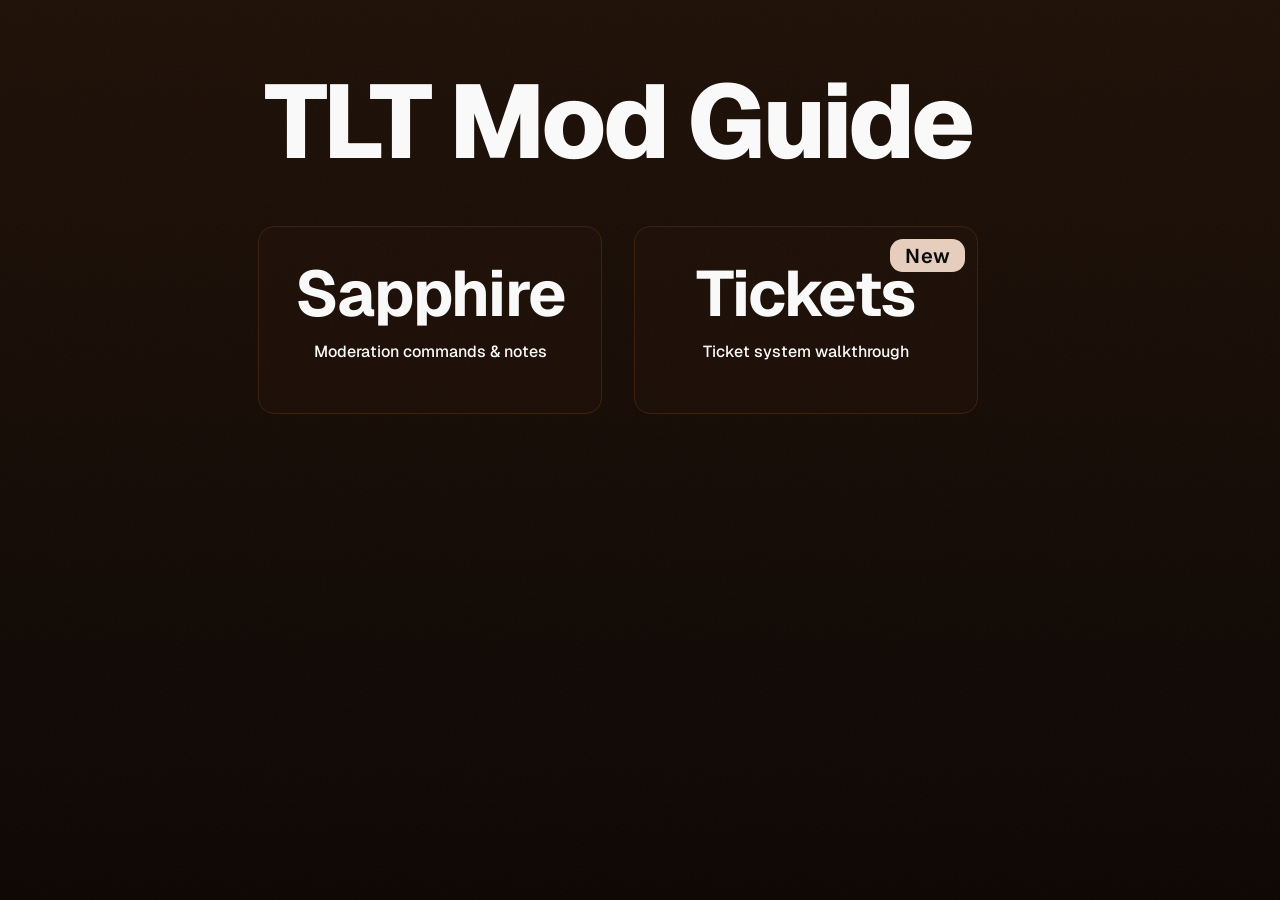
<file: index.html>
<!DOCTYPE html>
<html lang="en">
<head>
  <meta charset="UTF-8">
  <meta name="viewport" content="width=device-width, initial-scale=1.0">
  <meta http-equiv="X-UA-Compatible" content="IE=edge">
  <meta name="description" content="Discord moderation reference for The Living Tombstone server">
  <meta name="author" content="Fox David">
  <meta name="title" content="TLT Mod Guide">
  <meta name="theme-color" content="#0A0A0A">
  <meta property="og:title" content="TLT Mod Guide">
  <meta property="og:description" content="Discord moderation reference for The Living Tombstone server">
  <meta property="og:image" content="https://tltmodguide.pages.dev/img/home_ss.webp">
  <meta property="og:url" content="https://tltmodguide.pages.dev/">
  <meta property="og:type" content="website">
  <meta name="twitter:card" content="summary_large_image">
  <meta name="twitter:title" content="TLT Mod Guide">
  <meta name="twitter:description" content="Discord moderation reference for The Living Tombstone server">
  <meta name="twitter:image" content="https://tltmodguide.pages.dev/img/home_ss.webp">
  <link rel="icon" href="/img/tltmodguide.ico" type="image/x-icon">
  <title>TLT Mod Guide</title>

  <link rel="preconnect" href="https://fonts.googleapis.com">
  <link rel="preconnect" href="https://fonts.gstatic.com" crossorigin>

  <link href="https://fonts.googleapis.com/css2?family=Geist:wght@400;500;600;700;800&family=JetBrains+Mono:wght@700&display=swap" rel="stylesheet">

  <link rel="stylesheet" href="styles.css">

  <script>
    !function(t,e){var o,n,p,r;e.__SV||(window.posthog && window.posthog.__loaded)||(window.posthog=e,e._i=[],e.init=function(i,s,a){function g(t,e){var o=e.split(".");2==o.length&&(t=t[o[0]],e=o[1]),t[e]=function(){t.push([e].concat(Array.prototype.slice.call(arguments,0)))}}(p=t.createElement("script")).type="text/javascript",p.crossOrigin="anonymous",p.async=!0,p.src=s.api_host.replace(".i.posthog.com","-assets.i.posthog.com")+"/static/array.js",(r=t.getElementsByTagName("script")[0]).parentNode.insertBefore(p,r);var u=e;for(void 0!==a?u=e[a]=[]:a="posthog",u.people=u.people||[],u.toString=function(t){var e="posthog";return"posthog"!==a&&(e+="."+a),t||(e+=" (stub)"),e},u.people.toString=function(){return u.toString(1)+".people (stub)"},o="xi Si init Ni ji pr qi Ui $i capture calculateEventProperties Zi register register_once register_for_session unregister unregister_for_session Yi getFeatureFlag getFeatureFlagPayload getFeatureFlagResult isFeatureEnabled reloadFeatureFlags updateFlags updateEarlyAccessFeatureEnrollment getEarlyAccessFeatures on onFeatureFlags onSurveysLoaded onSessionId getSurveys getActiveMatchingSurveys renderSurvey displaySurvey cancelPendingSurvey canRenderSurvey canRenderSurveyAsync Ki identify setPersonProperties unsetPersonProperties group resetGroups setPersonPropertiesForFlags resetPersonPropertiesForFlags setGroupPropertiesForFlags resetGroupPropertiesForFlags reset setIdentity clearIdentity get_distinct_id getGroups get_session_id get_session_replay_url alias set_config startSessionRecording stopSessionRecording sessionRecordingStarted captureException addExceptionStep captureLog startExceptionAutocapture stopExceptionAutocapture loadToolbar get_property getSessionProperty Qi Wi createPersonProfile setInternalOrTestUser Ji Fi tn opt_in_capturing opt_out_capturing has_opted_in_capturing has_opted_out_capturing get_explicit_consent_status is_capturing clear_opt_in_out_capturing zi debug mr it getPageViewId captureTraceFeedback captureTraceMetric Ri".split(" "),n=0;n<o.length;n++)g(u,o[n]);e._i.push([i,s,a])},e.__SV=1)}(document,window.posthog||[]);
    posthog.init('phc_ax2JmmeTHsXPX5JzjlMrDEX9Uyc9433KzdNhfu6uyaM', {
      api_host: 'https://mph.foxdavoid.com', // your managed reverse proxy domain
      ui_host: 'https://us.posthog.com', // necessary because you're using a proxy, this way links will point back to PostHog properly
      defaults: '2026-05-30',
      person_profiles: 'always', // or 'always' to create profiles for anonymous users as well
    })
  </script>

  <script type="text/javascript">
    (function(c,l,a,r,i,t,y){
        c[a]=c[a]||function(){(c[a].q=c[a].q||[]).push(arguments)};
        t=l.createElement(r);t.async=1;t.src="https://www.clarity.ms/tag/"+i;
        y=l.getElementsByTagName(r)[0];y.parentNode.insertBefore(t,y);
    })(window, document, "clarity", "script", "vy1pnw41ge");
  </script>
</head>
<body>
  <a href="#main-content" class="skip-link">Skip to content</a>
  <div class="container" style="text-align: center;" id="main-content">
    <h1>TLT Mod Guide</h1>
    <div class="guide-cards">
      <a href="sapphire.html" class="guide-card">
        <h2>Sapphire</h2>
        <p>Moderation commands & notes</p>
      </a>
      <a href="tickets.html" class="guide-card">
        <span class="guide-card-badge">New</span>
        <h2>Tickets</h2>
        <p>Ticket system walkthrough</p>
      </a>
    </div>
  </div>
</body>
</html>
</file>
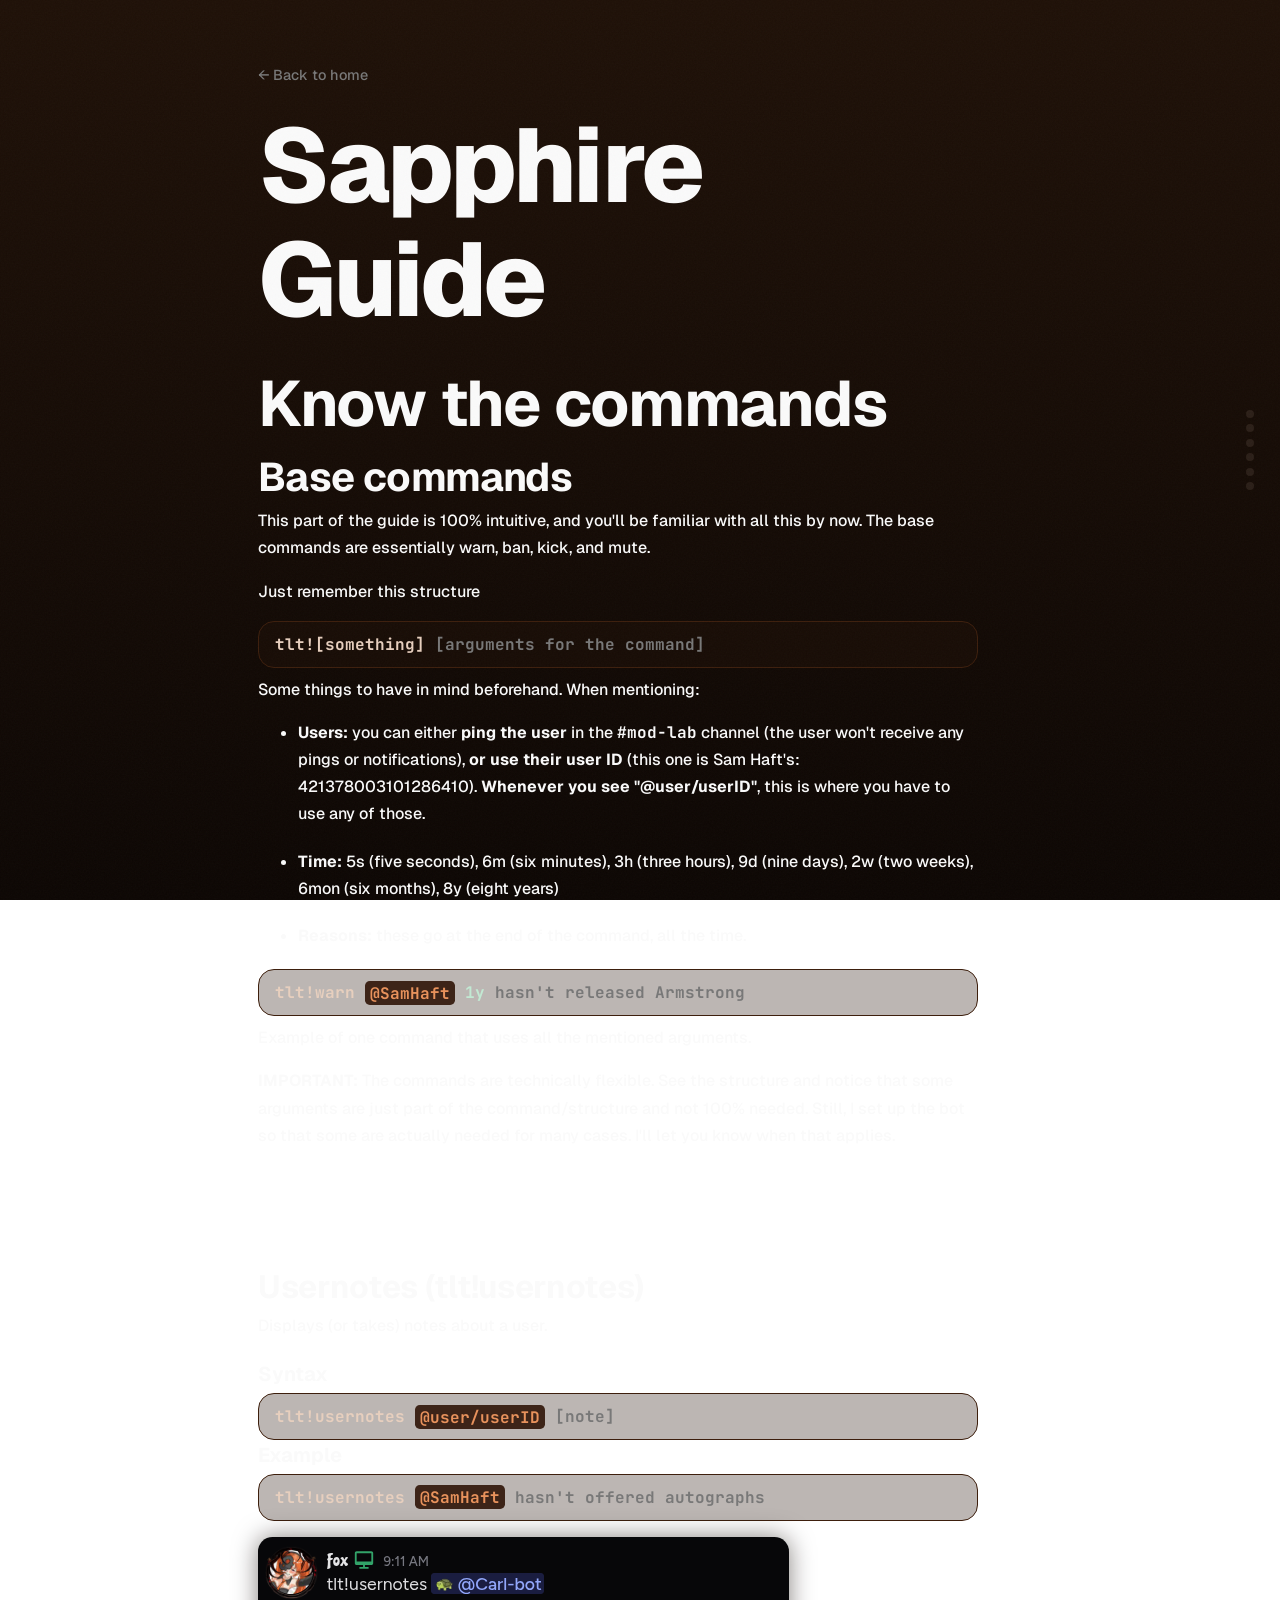
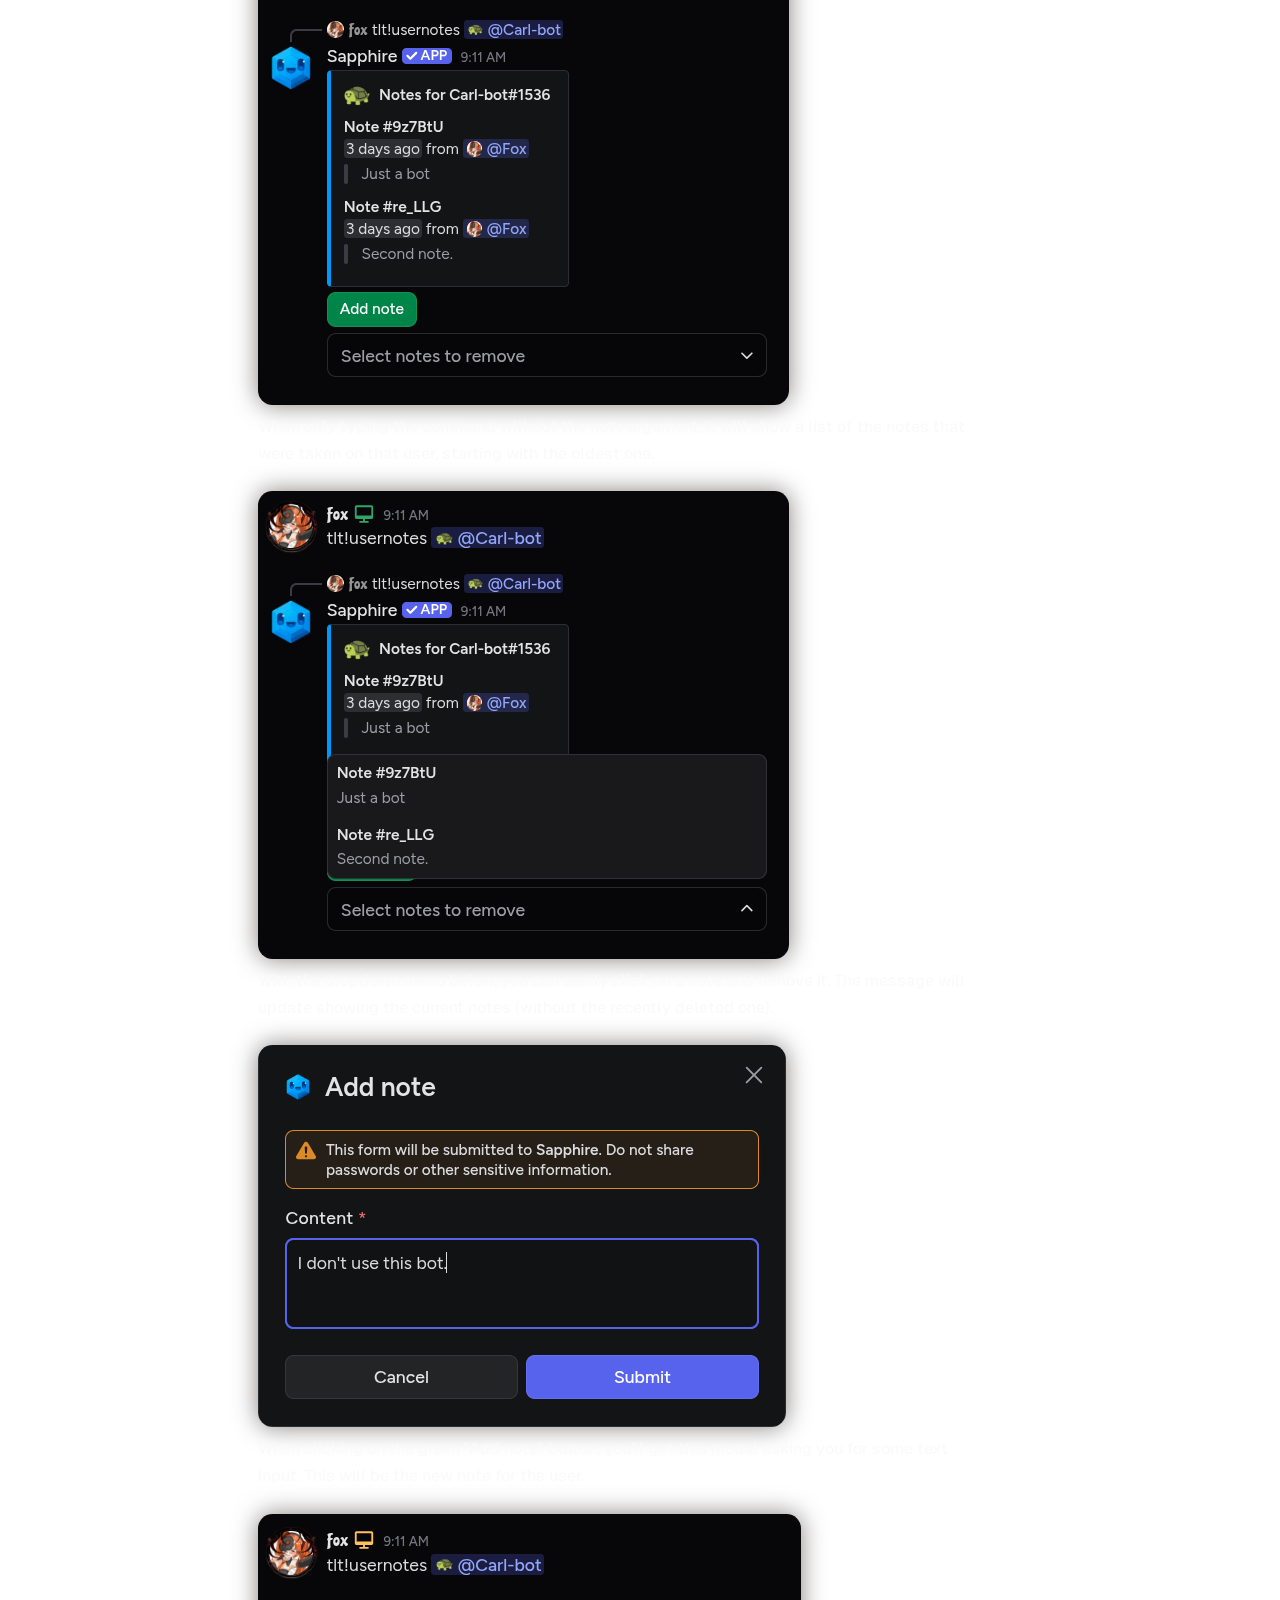
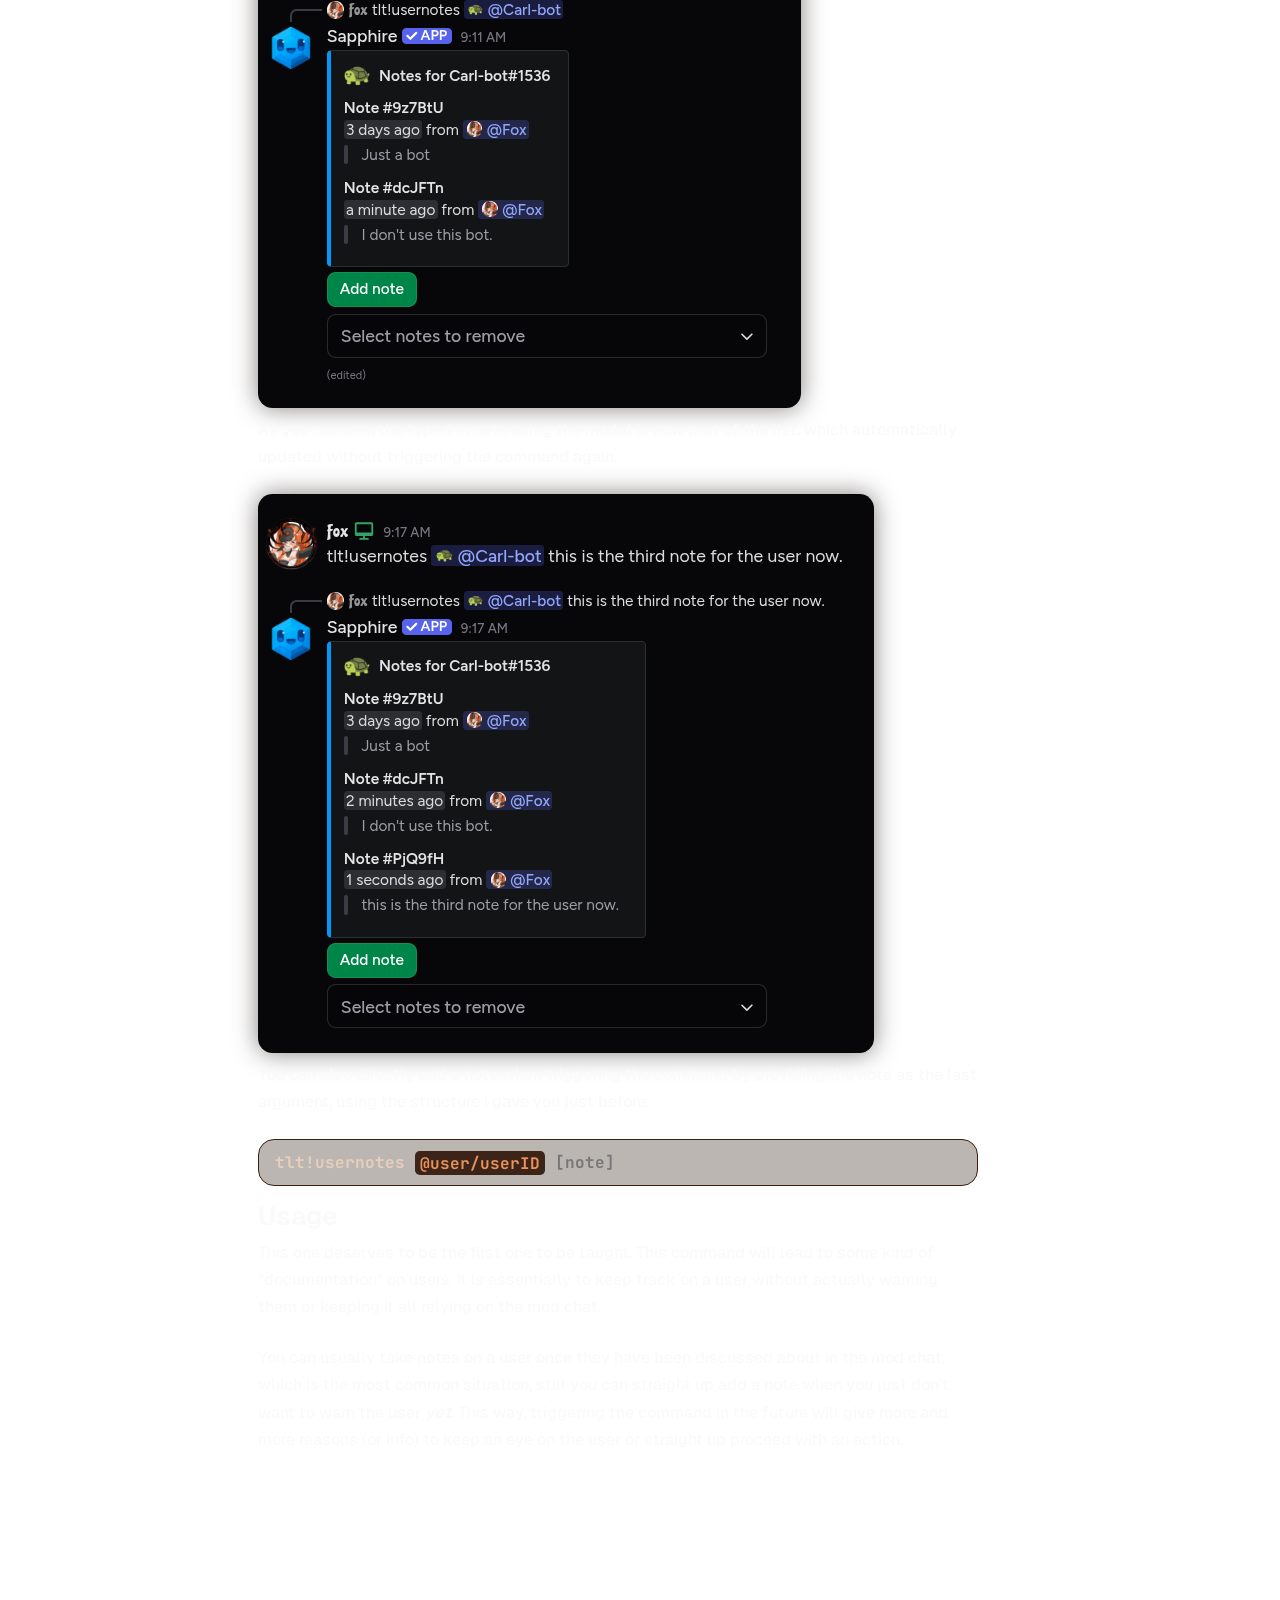
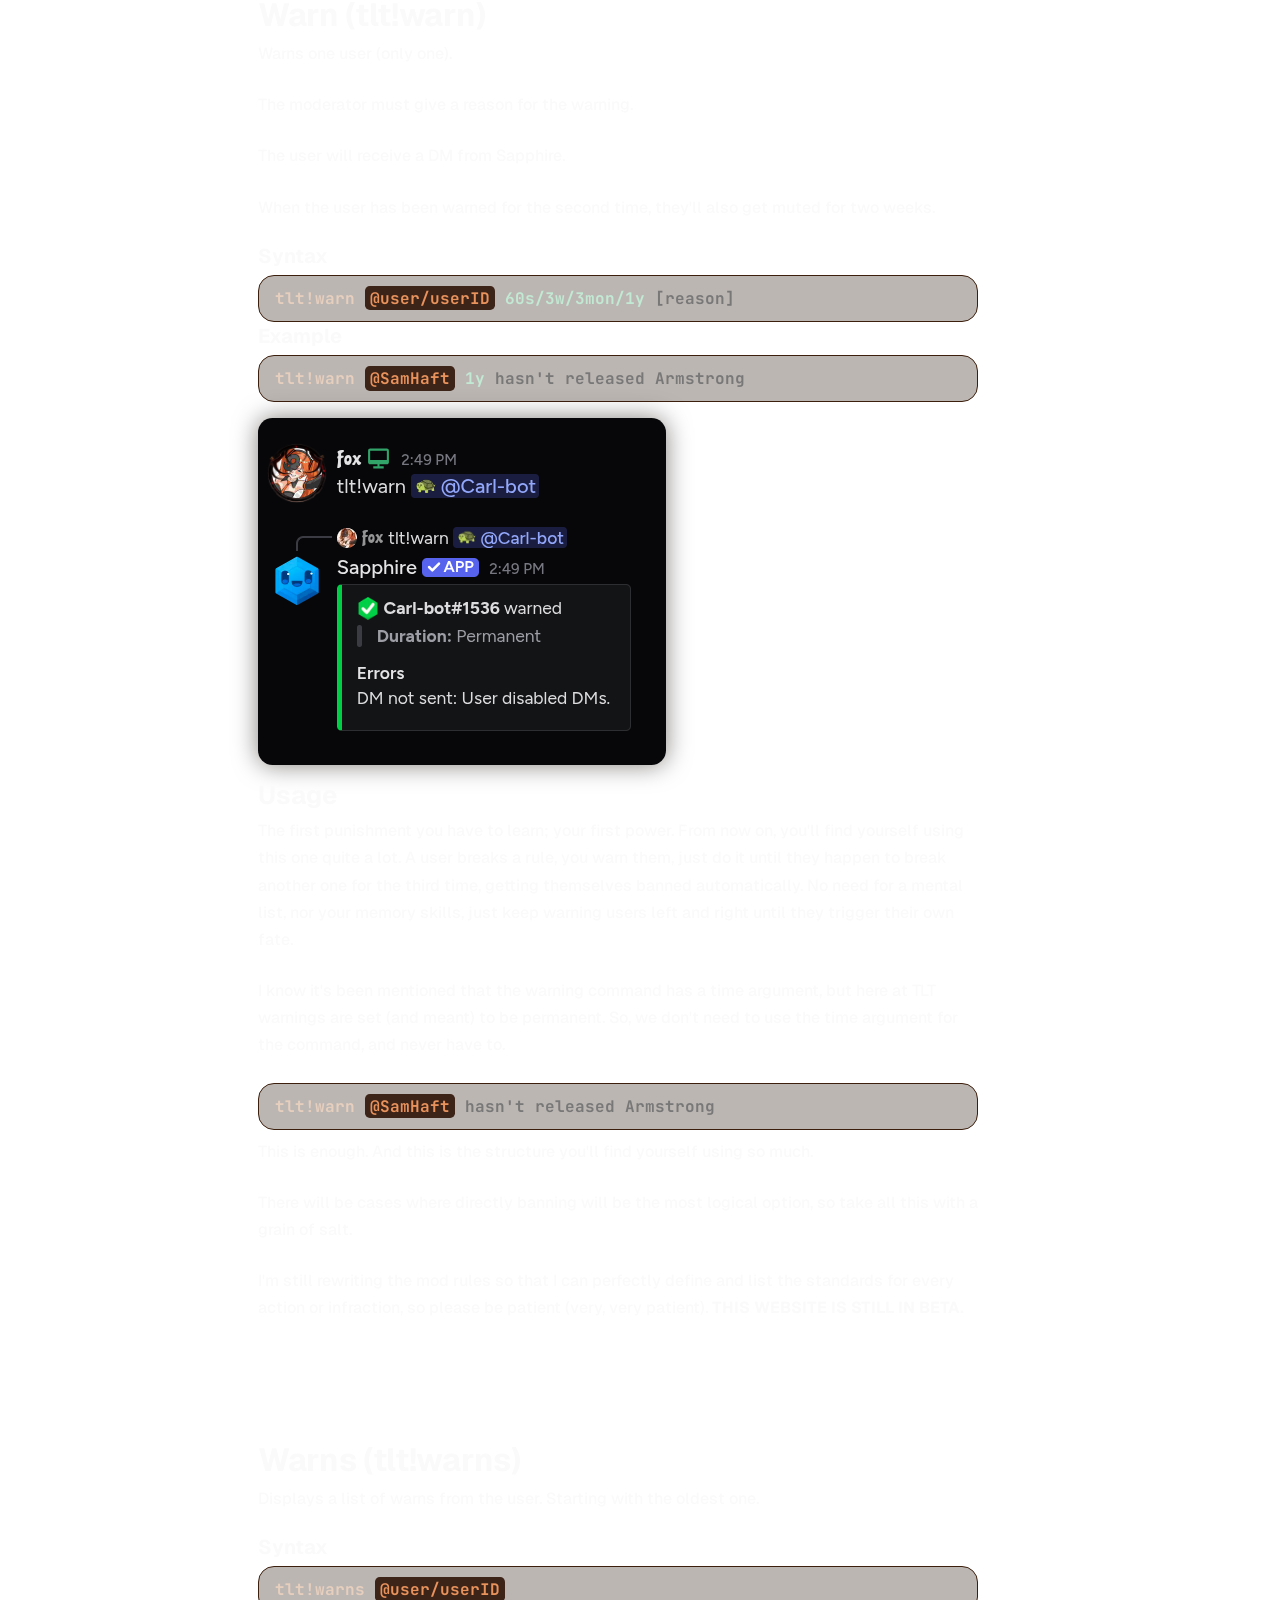
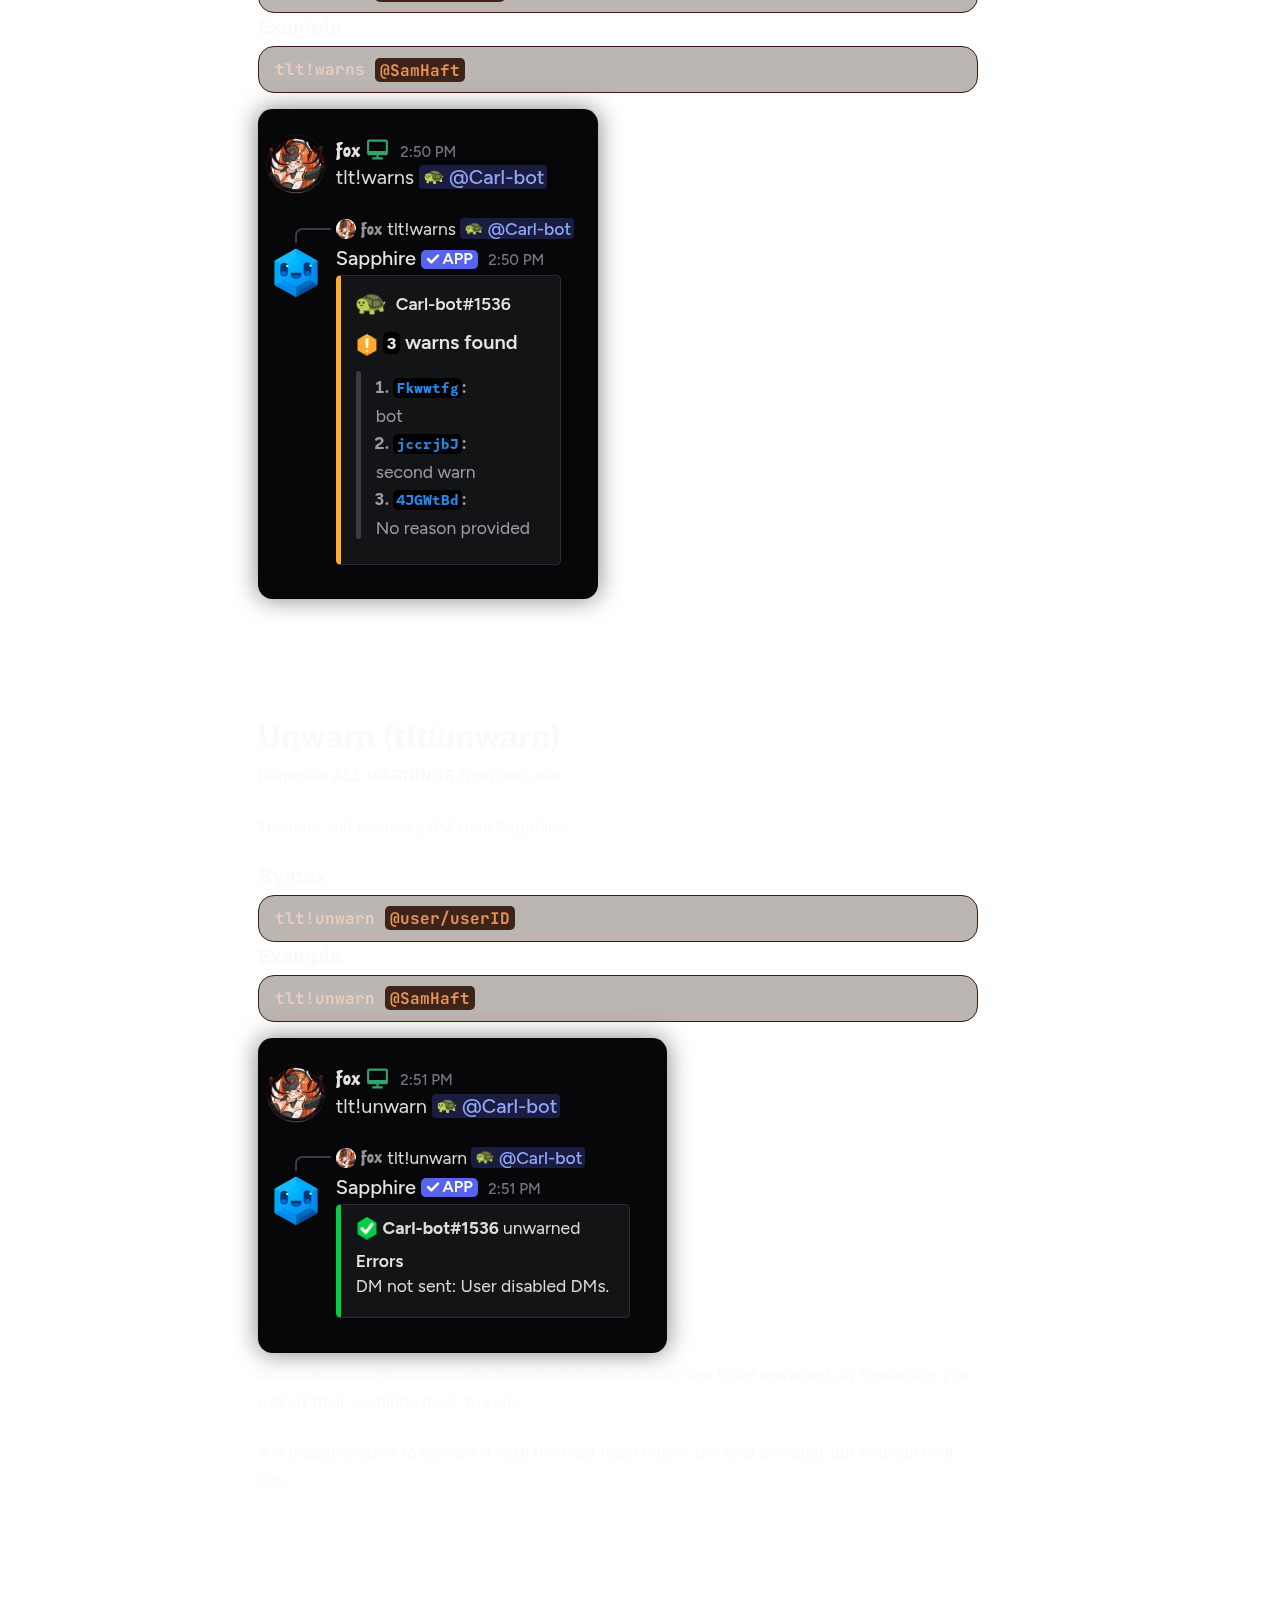
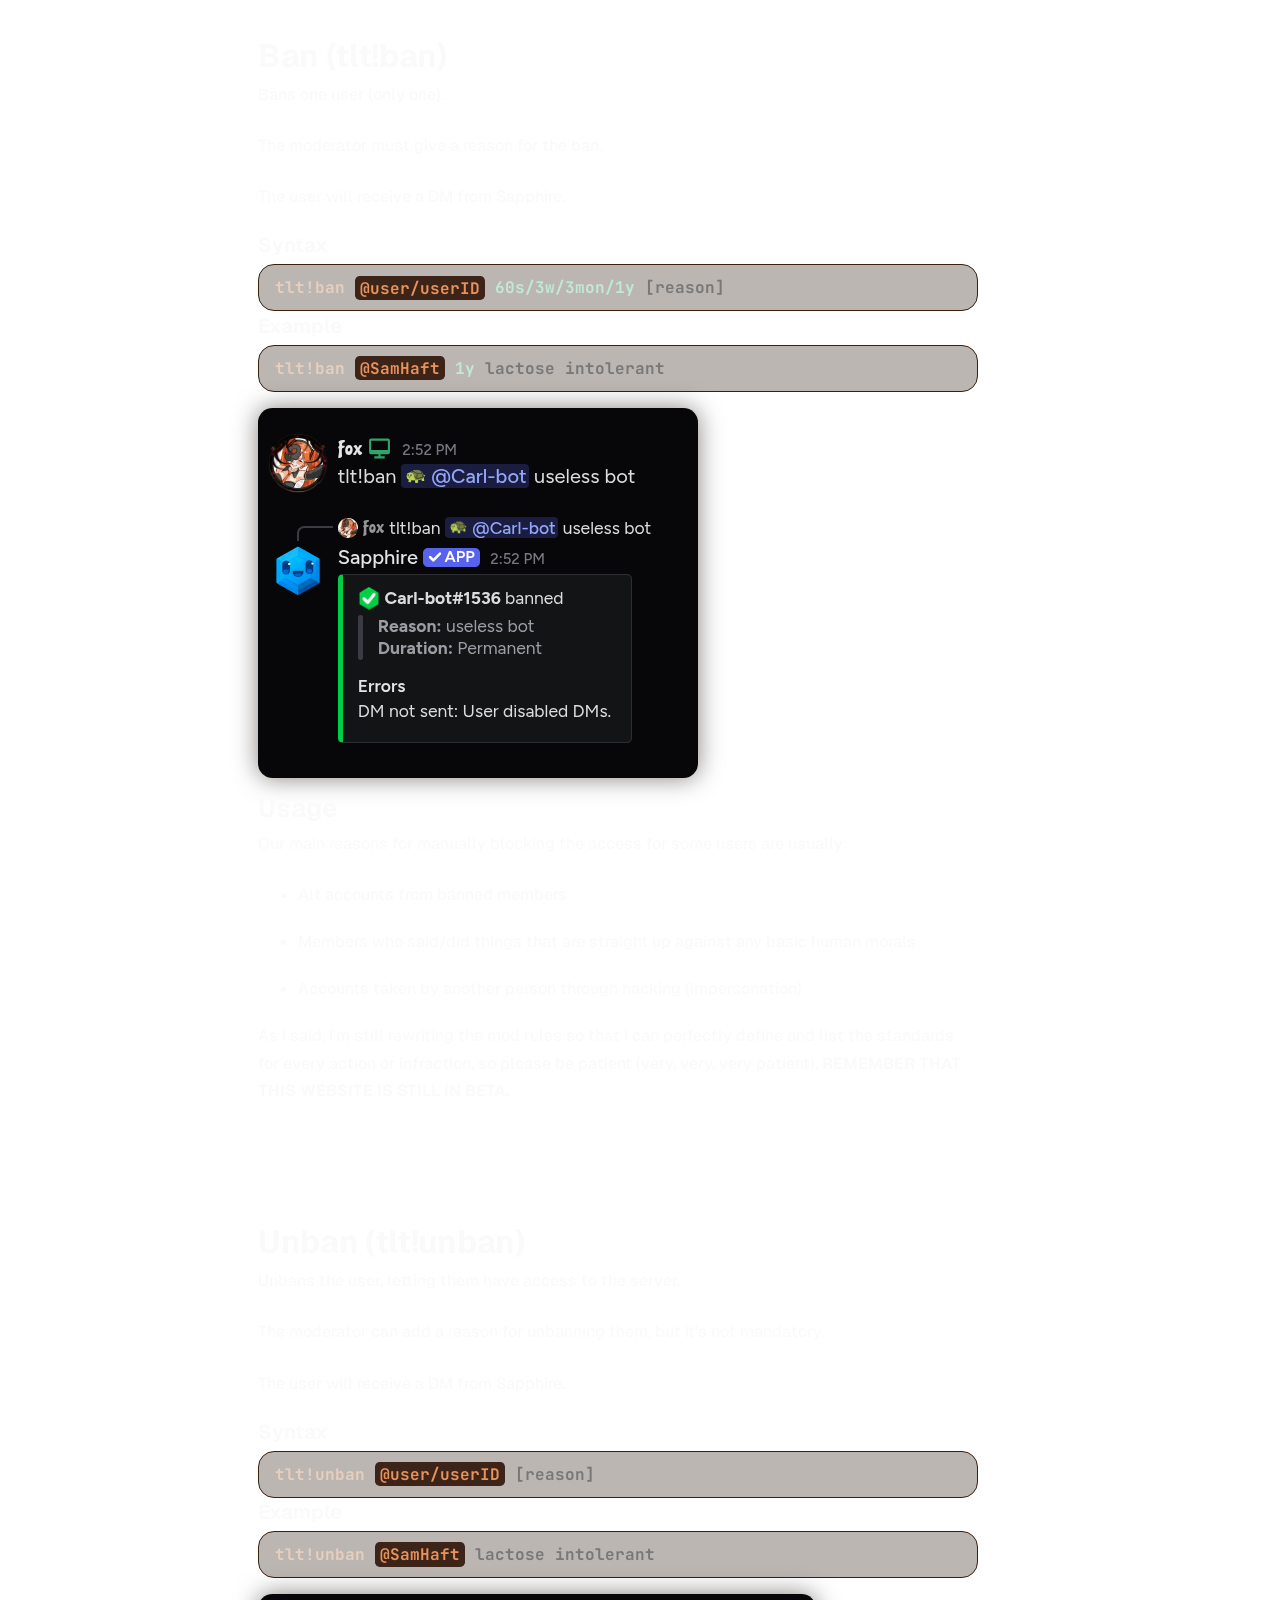
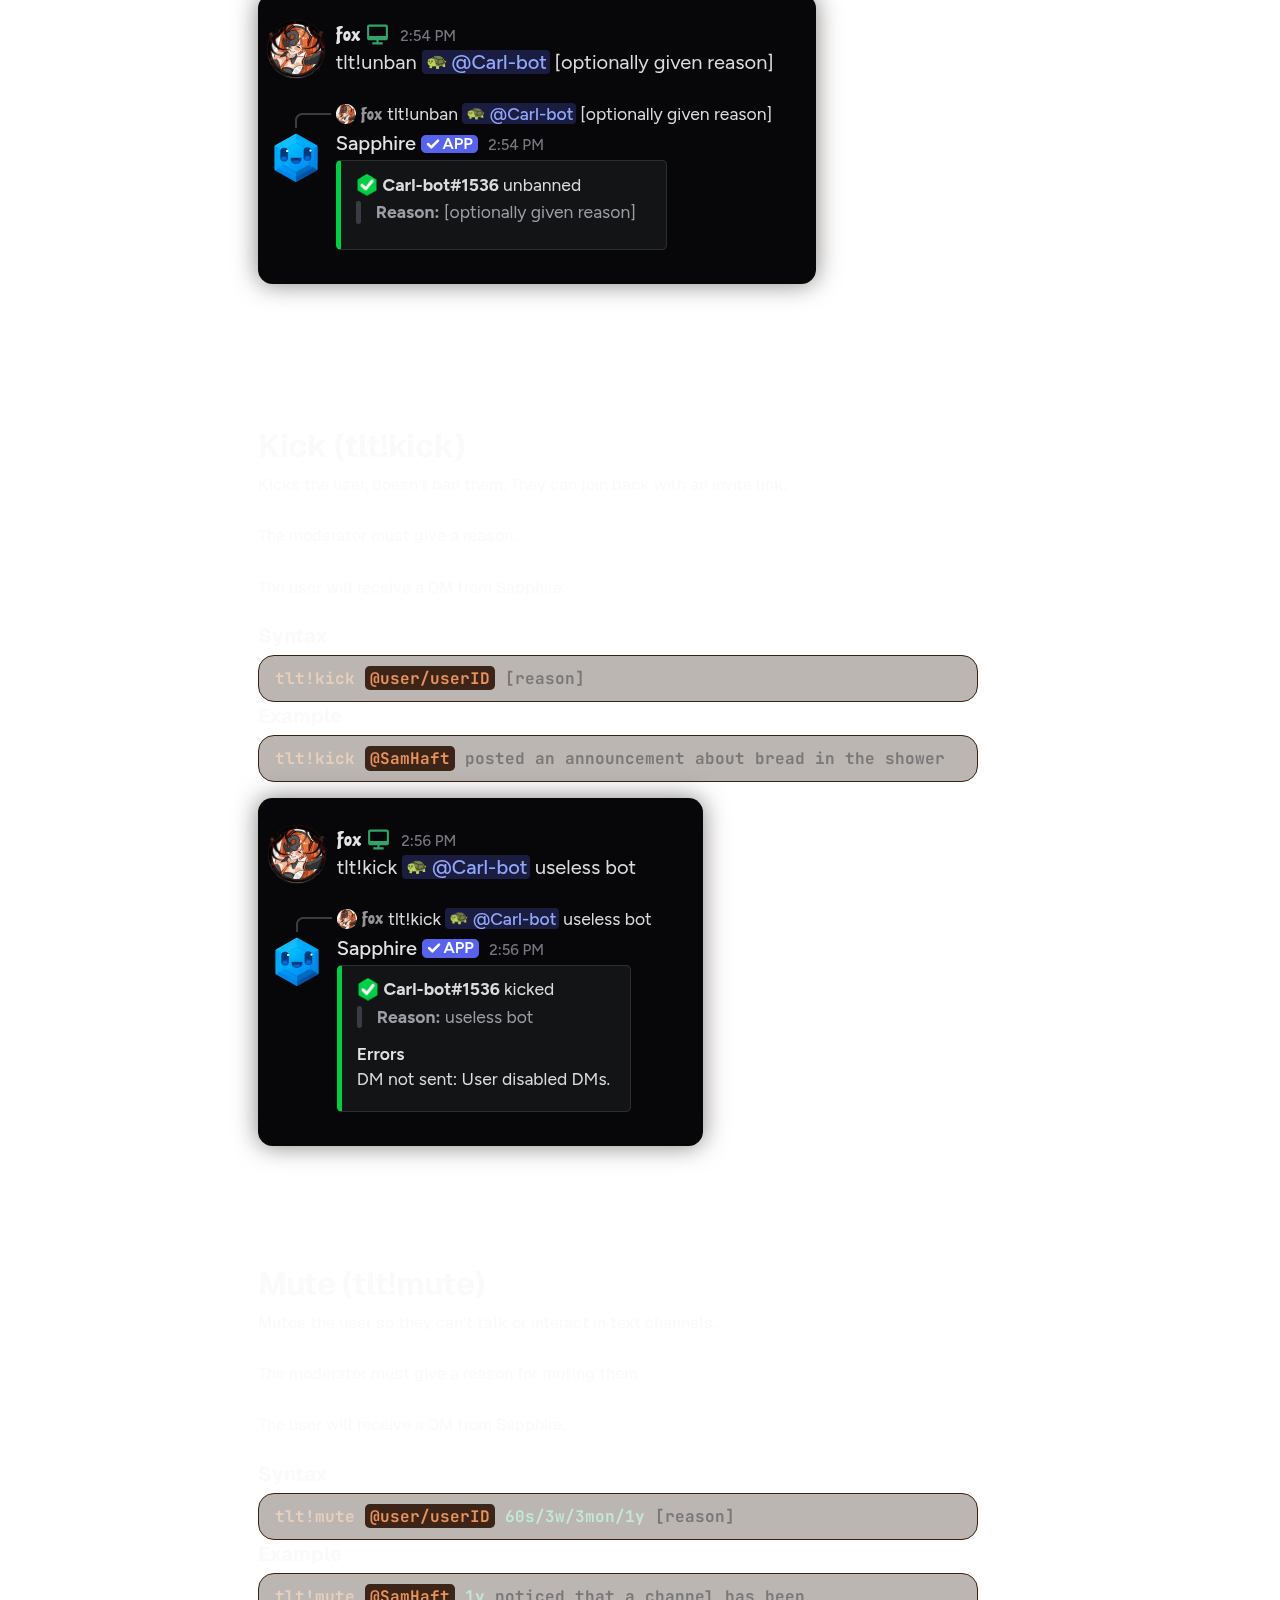
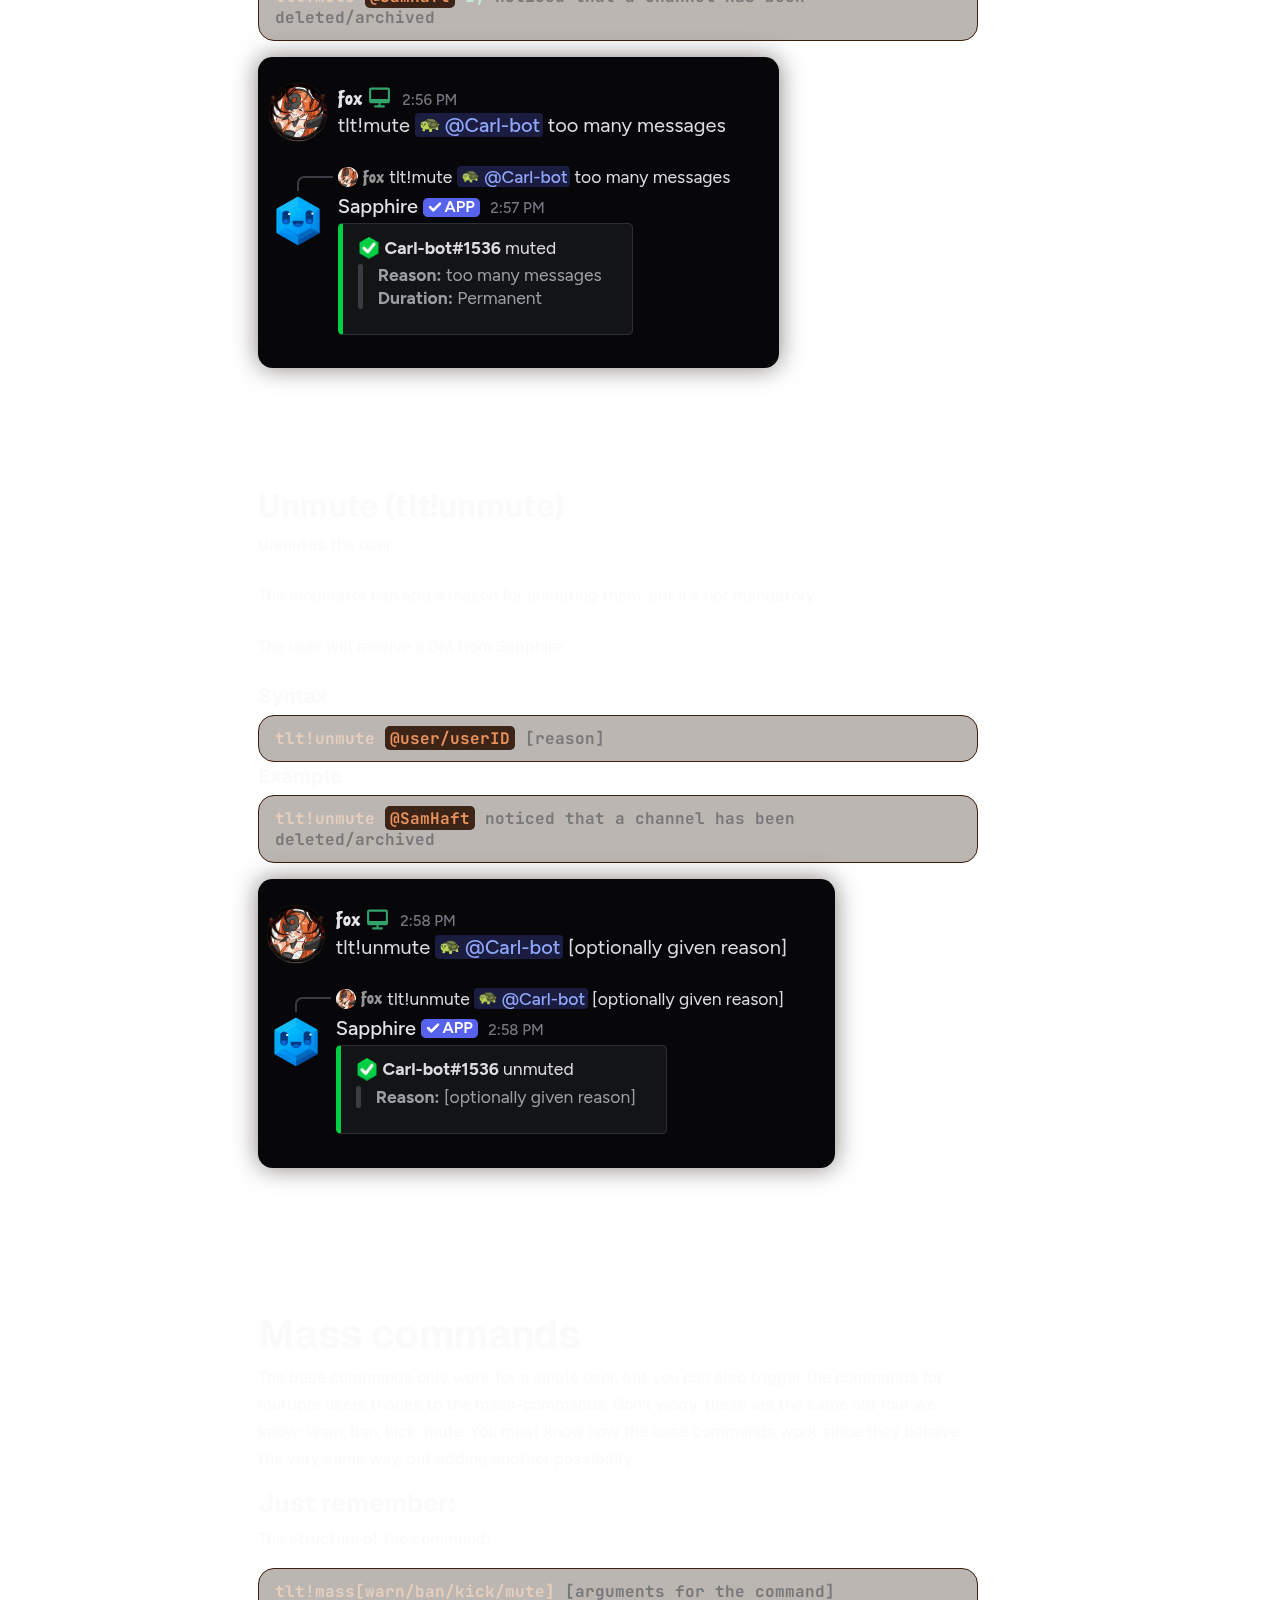
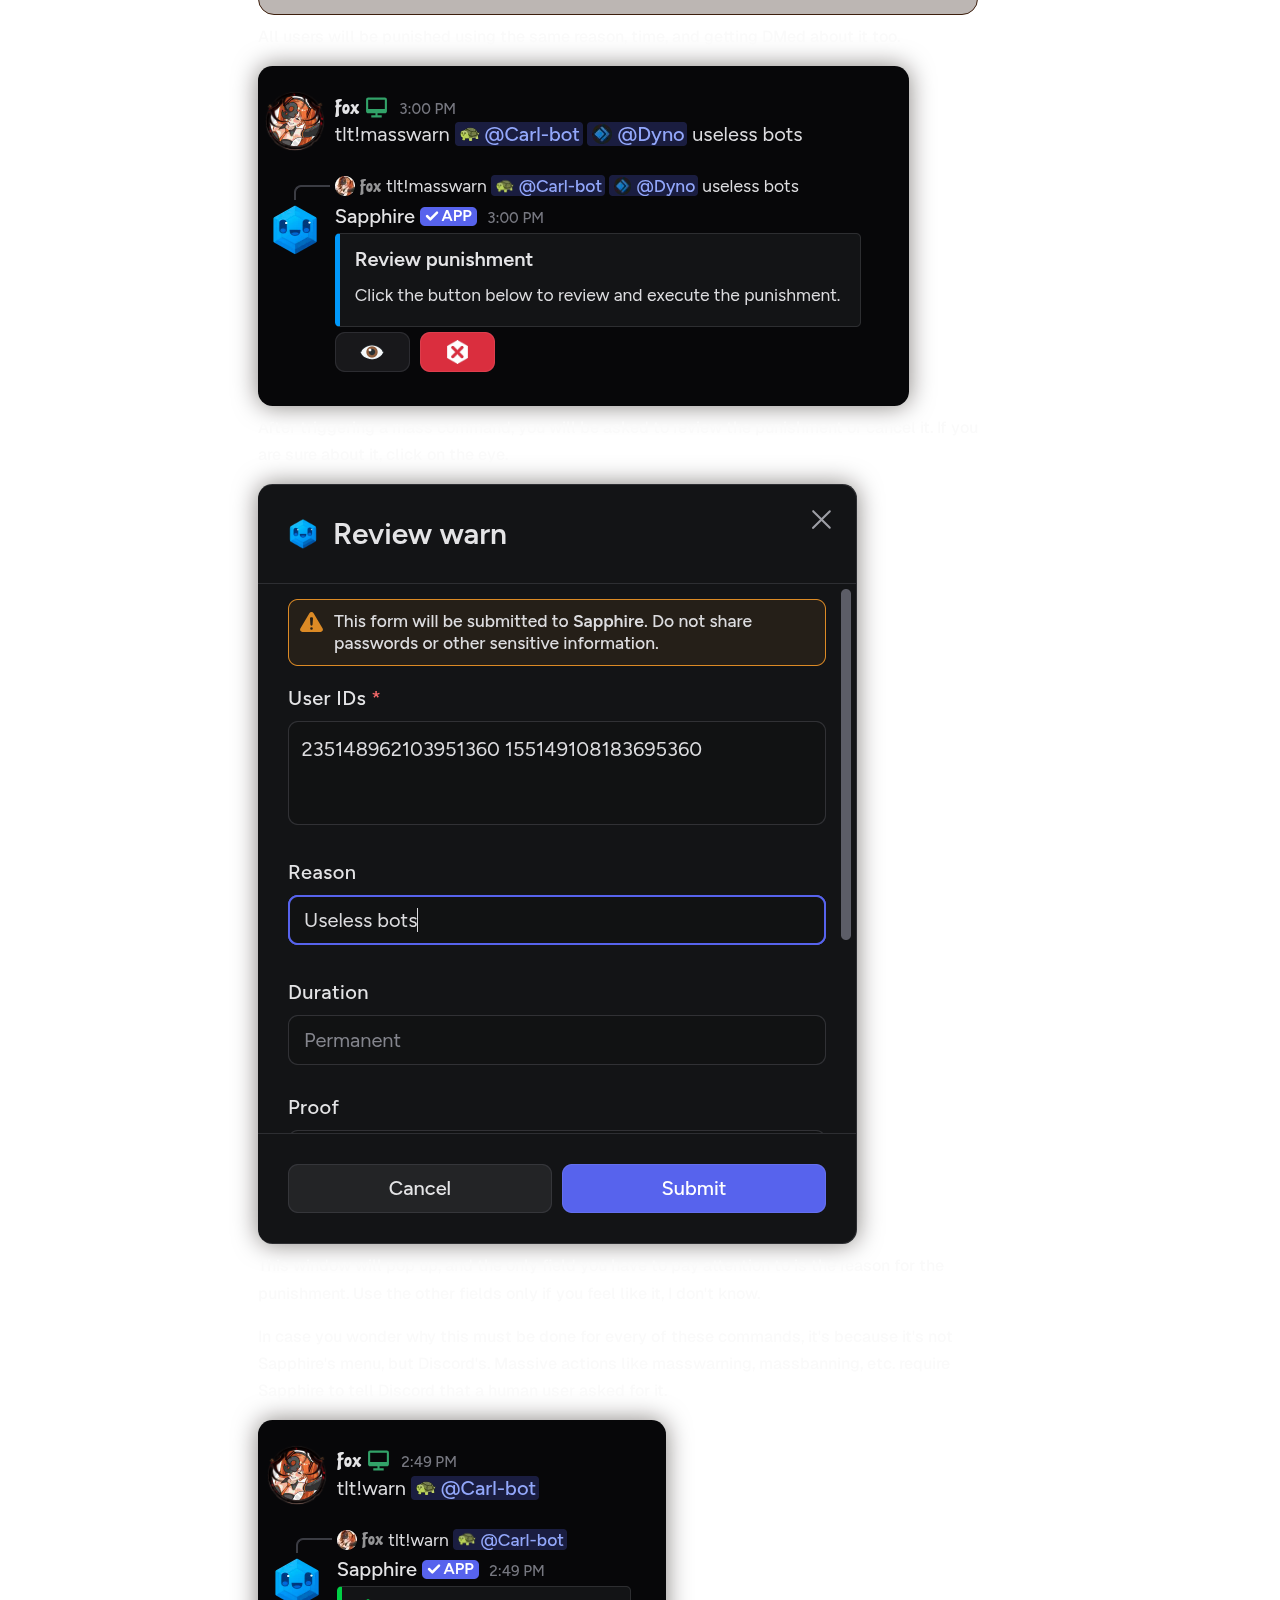
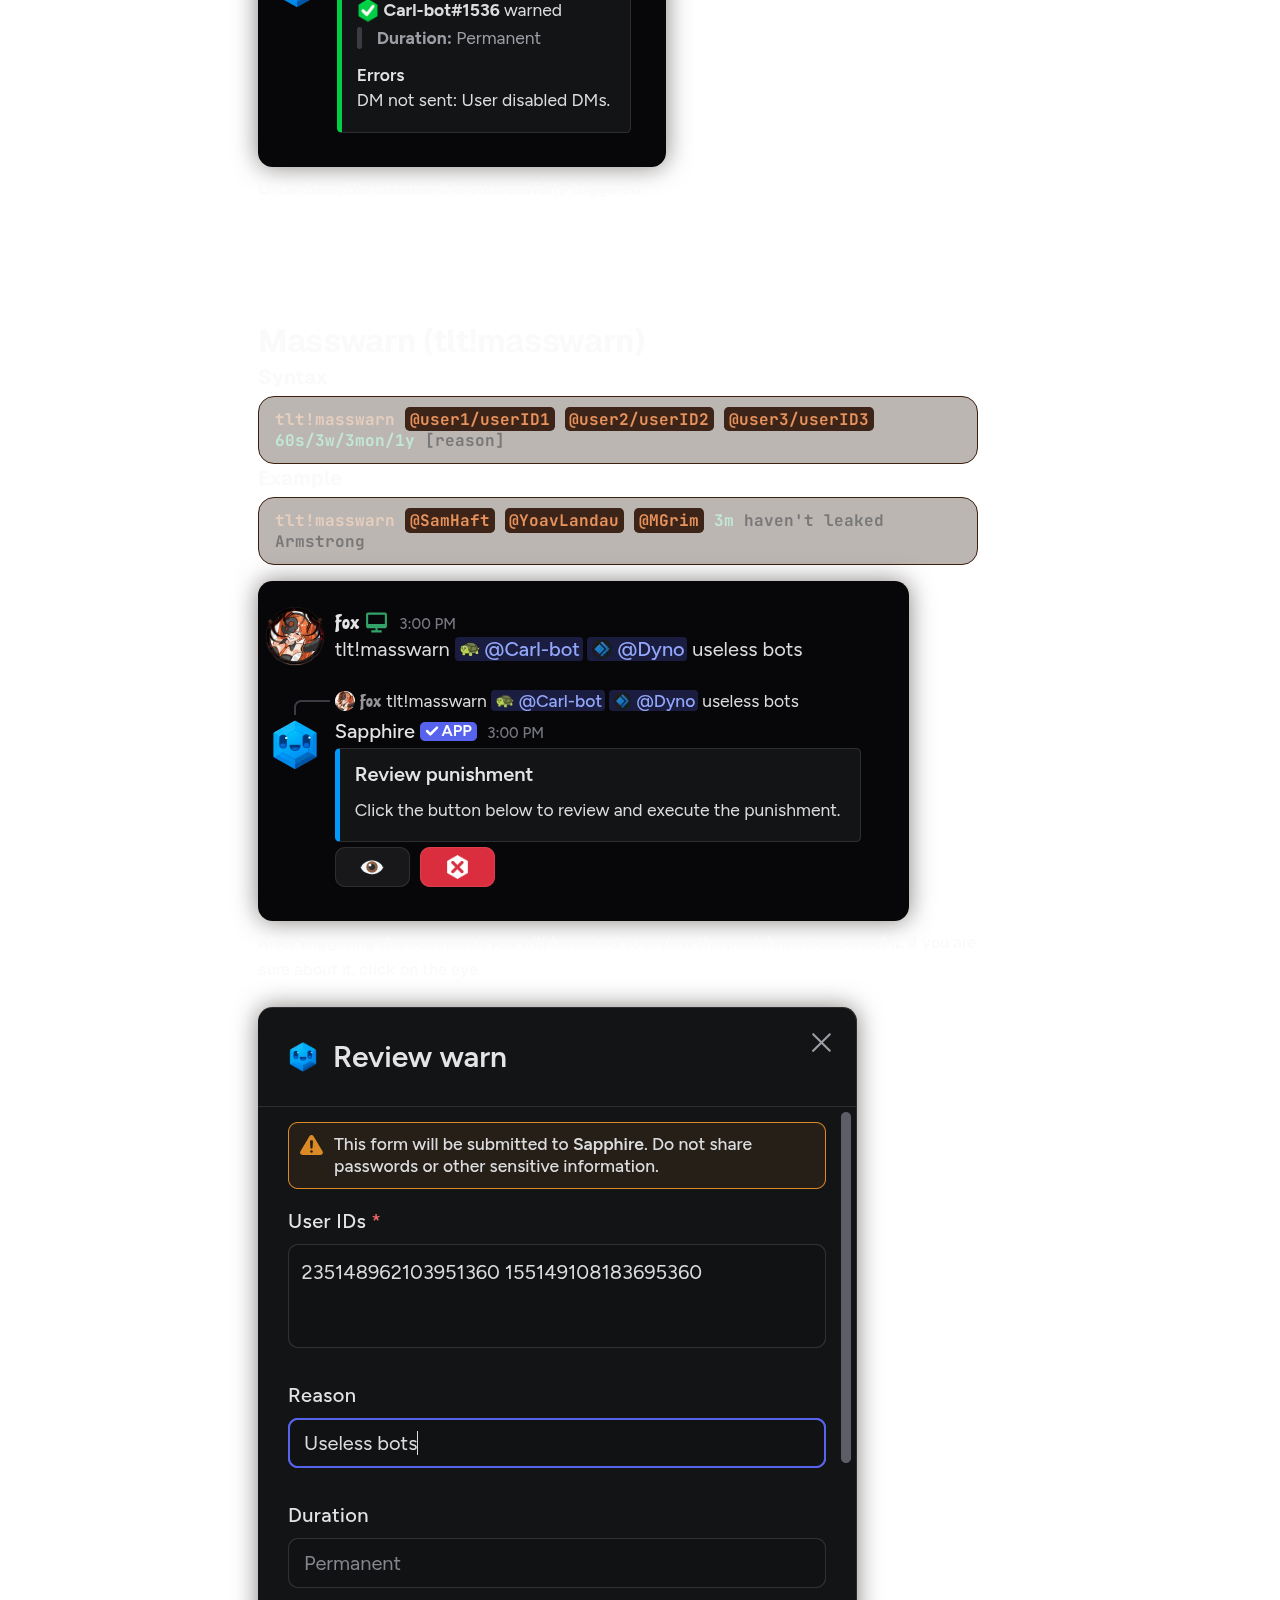
<file: sapphire.html>
<!DOCTYPE html>
<html lang="en">
<head>
  <meta charset="UTF-8">
  <meta name="viewport" content="width=device-width, initial-scale=1.0">
  <meta http-equiv="X-UA-Compatible" content="IE=edge">
  <meta name="description" content="Sapphire bot moderation commands & notes for The Living Tombstone Discord server">
  <meta name="author" content="Fox David">
  <meta name="title" content="Sapphire Mod Guide for The Living Tombstone">
  <meta name="theme-color" content="#0A0A0A">
  <meta property="og:title" content="Sapphire Mod Guide — TLT">
  <meta property="og:description" content="Sapphire bot moderation commands & notes for The Living Tombstone Discord server">
  <meta property="og:image" content="https://tltmodguide.pages.dev/img/sapphire_ss.webp">
  <meta property="og:url" content="https://tltmodguide.pages.dev/sapphire">
  <meta property="og:type" content="website">
  <meta name="twitter:card" content="summary_large_image">
  <meta name="twitter:title" content="Sapphire Mod Guide — TLT">
  <meta name="twitter:description" content="Sapphire bot moderation commands & notes for The Living Tombstone Discord server">
  <meta name="twitter:image" content="https://tltmodguide.pages.dev/img/sapphire_ss.webp">
  <link rel="icon" href="/img/tltmodguide.ico" type="image/x-icon">
  <title>Sapphire Mod Guide for The Living Tombstone</title>

  <link rel="preconnect" href="https://fonts.googleapis.com">
  <link rel="preconnect" href="https://fonts.gstatic.com" crossorigin>

  <link href="https://fonts.googleapis.com/css2?family=Geist:wght@400;500;600;700;800&family=JetBrains+Mono:wght@700&display=swap" rel="stylesheet">

  <link rel="stylesheet" href="styles.css">

  <script>
    !function(t,e){var o,n,p,r;e.__SV||(window.posthog && window.posthog.__loaded)||(window.posthog=e,e._i=[],e.init=function(i,s,a){function g(t,e){var o=e.split(".");2==o.length&&(t=t[o[0]],e=o[1]),t[e]=function(){t.push([e].concat(Array.prototype.slice.call(arguments,0)))}}(p=t.createElement("script")).type="text/javascript",p.crossOrigin="anonymous",p.async=!0,p.src=s.api_host.replace(".i.posthog.com","-assets.i.posthog.com")+"/static/array.js",(r=t.getElementsByTagName("script")[0]).parentNode.insertBefore(p,r);var u=e;for(void 0!==a?u=e[a]=[]:a="posthog",u.people=u.people||[],u.toString=function(t){var e="posthog";return"posthog"!==a&&(e+="."+a),t||(e+=" (stub)"),e},u.people.toString=function(){return u.toString(1)+".people (stub)"},o="xi Si init Ni ji pr qi Ui $i capture calculateEventProperties Zi register register_once register_for_session unregister unregister_for_session Yi getFeatureFlag getFeatureFlagPayload getFeatureFlagResult isFeatureEnabled reloadFeatureFlags updateFlags updateEarlyAccessFeatureEnrollment getEarlyAccessFeatures on onFeatureFlags onSurveysLoaded onSessionId getSurveys getActiveMatchingSurveys renderSurvey displaySurvey cancelPendingSurvey canRenderSurvey canRenderSurveyAsync Ki identify setPersonProperties unsetPersonProperties group resetGroups setPersonPropertiesForFlags resetPersonPropertiesForFlags setGroupPropertiesForFlags resetGroupPropertiesForFlags reset setIdentity clearIdentity get_distinct_id getGroups get_session_id get_session_replay_url alias set_config startSessionRecording stopSessionRecording sessionRecordingStarted captureException addExceptionStep captureLog startExceptionAutocapture stopExceptionAutocapture loadToolbar get_property getSessionProperty Qi Wi createPersonProfile setInternalOrTestUser Ji Fi tn opt_in_capturing opt_out_capturing has_opted_in_capturing has_opted_out_capturing get_explicit_consent_status is_capturing clear_opt_in_out_capturing zi debug mr it getPageViewId captureTraceFeedback captureTraceMetric Ri".split(" "),n=0;n<o.length;n++)g(u,o[n]);e._i.push([i,s,a])},e.__SV=1)}(document,window.posthog||[]);
    posthog.init('phc_ax2JmmeTHsXPX5JzjlMrDEX9Uyc9433KzdNhfu6uyaM', {
      api_host: 'https://mph.foxdavoid.com', // your managed reverse proxy domain
      ui_host: 'https://us.posthog.com', // necessary because you're using a proxy, this way links will point back to PostHog properly
      defaults: '2026-05-30',
      person_profiles: 'always', // or 'always' to create profiles for anonymous users as well
    })
  </script>

  <script type="text/javascript">
    (function(c,l,a,r,i,t,y){
        c[a]=c[a]||function(){(c[a].q=c[a].q||[]).push(arguments)};
        t=l.createElement(r);t.async=1;t.src="https://www.clarity.ms/tag/"+i;
        y=l.getElementsByTagName(r)[0];y.parentNode.insertBefore(t,y);
    })(window, document, "clarity", "script", "vy1pnw41ge");
  </script>
</head>
<body>
  <a href="#main-content" class="skip-link">Skip to content</a>
  <div class="container" id="main-content">
    <a href="index.html" class="back-nav">&larr; Back to home</a>
    <h1>Sapphire Guide</h1>
    <h2 id="know-the-commands">Know the commands</h2>
    <h3 id="base-commands">Base commands</h3>
    <p>This part of the guide is 100% intuitive, and you'll be familiar with all this by now. The base commands are essentially warn, ban, kick, and mute.</p>
    <p>Just remember this structure</p>
    <div class="example-structure">
      <code><span class="example-prefix">tlt![something]</span> <span class="example-arguments">[arguments for the command]</span></code>
    </div>
    <p>Some things to have in mind beforehand. When mentioning:</p>
    <ul>
      <li><b>Users:</b> you can either <b>ping the user</b> in the <code>#mod-lab</code> channel (the user won't receive any pings or notifications), <b>or use their user ID</b> (this one is Sam Haft's: 421378003101286410). <b>Whenever you see "@user/userID"</b>, this is where you have to use any of those.</li>
      <li><b>Time:</b> 5s (five seconds), 6m (six minutes), 3h (three hours), 9d (nine days), 2w (two weeks), 6mon (six months), 8y (eight years)</li>
      <li><b>Reasons:</b> these go at the end of the command, all the time.</li>
    </ul>
    <div class="example-structure">
      <code><span class="example-prefix">tlt!warn</span> <span class="example-user">@SamHaft</span> <span class="example-time">1y</span> <span class="example-reason">hasn't released Armstrong</span></code>
    </div>
    <p>Example of one command that uses all the mentioned arguments.</p>
    <p><b>IMPORTANT:</b> The commands are technically flexible. See the structure and notice that some arguments are just part of the command/structure and not 100% needed. Still, I set up the bot so that some are actually needed for many cases. I'll let you know when that applies.</p>

    <div class="commands-section">
      <div class="group-of-commands">
        <div class="command">
          <h4>Usernotes (tlt!usernotes)</h4>
          <p>Displays (or takes) notes about a user.</p>
          <h5>Syntax</h5>
          <div class="example-structure">
            <code><span class="example-prefix">tlt!usernotes</span> <span class="example-user">@user/userID</span> <span class="example-reason">[note]</span></code>
          </div>
          <h5>Example</h5>
          <div class="example-structure">
            <code><span class="example-prefix">tlt!usernotes</span> <span class="example-user">@SamHaft</span> <span class="example-reason">hasn't offered autographs</span></code>
          </div>
          <img src="/img/usernotes.webp" alt="Usernotes command result" loading="lazy" decoding="async">
          <p>When only typing the command without the note argument, it will show a list of the notes that were taken on that user, starting with the oldest one.</p>
          <img src="/img/usernotes_dropdown.webp" alt="Usernotes dropdown" loading="lazy" decoding="async">
          <p>With the dropdown menu below, you can easily click on a note and remove it. The message will update showing the current notes (without the recently deleted one).</p>
          <img src="/img/usernotes_add.modal.webp" alt="Usernotes add modal" loading="lazy" decoding="async">
          <p>When clicking on the green "Add note" button, you'll get this modal asking you for some text input. This will be the new note for the user.</p>
          <img src="/img/usernotes.result.webp" alt="Usernotes result after modal" loading="lazy" decoding="async">
          <p>As you can see, the typed in note using the modal is now part of the list, which automatically updated without triggering the command again.</p>
          <img src="/img/usernotes_add.inline.webp" alt="Usernotes inline add" loading="lazy" decoding="async">
          <p>You can also directly add a note when triggering the command by providing the note as the last argument, using the structure I gave you just before.</p>
          <div class="example-structure">
            <code><span class="example-prefix">tlt!usernotes</span> <span class="example-user">@user/userID</span> <span class="example-reason">[note]</span></code>
          </div>
          <h6>Usage</h6>
          <p>This one deserves to be the first one to be taught. This command will lead to some kind of "documentation" on users. It is essentially to keep track on a user without actually warning them or keeping it all relying on the mod chat.</p>
          <p>You can usually take notes on a user once they have been discussed about in the mod chat, which is the most common situation, still you can straight up add a note when you just don't want to warn the user <b><em>yet</em></b>. This way, triggering the command in the future will give more and more reasons (or info) to keep an eye on the user or straight up proceed with an action.</p>
        </div>
      </div>
    </div>
    
    <div class="commands-section">
      <div class="group-of-commands">
        <div class="command">
          <h4>Warn (tlt!warn)</h4>
          <p>Warns one user (only one).</p>
          <p>The moderator must give a reason for the warning.</p>
          <p>The user will receive a DM from Sapphire.</p>
          <p>When the user has been warned for the second time, they'll also get muted for two weeks.</p>
          <h5>Syntax</h5>
          <div class="example-structure">
            <code><span class="example-prefix">tlt!warn</span> <span class="example-user">@user/userID</span> <span class="example-time">60s/3w/3mon/1y</span> <span class="example-reason">[reason]</span></code>
          </div>
          <h5>Example</h5>
          <div class="example-structure">
            <code><span class="example-prefix">tlt!warn</span> <span class="example-user">@SamHaft</span> <span class="example-time">1y</span> <span class="example-reason">hasn't released Armstrong</span></code>
          </div>
          <img src="/img/warn.webp" alt="Warn command result" loading="lazy" decoding="async">
          <h6>Usage</h6>
          <p>The first punishment you have to learn; your first power. From now on, you'll find yourself using this one quite a lot. A user breaks a rule, you warn them, just do it until they happen to break another one for the third time, getting themselves banned automatically. No need for a mental list, nor your memory skills, just keep warning users left and right until they trigger their own fate.</p>
          <p>I know it's been mentioned that the warning command has a time argument, but here at TLT warnings are set (and meant) to be permanent. So, we don't need to use the time argument for the command, and never have to.</p>
          <div class="example-structure">
            <code><span class="example-prefix">tlt!warn</span> <span class="example-user">@SamHaft</span> <span class="example-reason">hasn't released Armstrong</span></code>
          </div>
          <p>This is enough. And this is the structure you'll find yourself using so much.</p>
          <p>There will be cases where directly banning will be the most logical option, so take all this with a grain of salt.</p>
          <p>I'm still rewriting the mod rules so that I can perfectly define and list the standards for every action or infraction, so please be patient (very, very patient). <b>THIS WEBSITE IS STILL IN BETA.</b></p>
        </div>
    
        <div class="command">
          <h4>Warns (tlt!warns)</h4>
          <p>Displays a list of warns from the user. Starting with the oldest one.</p>
          <h5>Syntax</h5>
          <div class="example-structure">
            <code><span class="example-prefix">tlt!warns</span> <span class="example-user">@user/userID</span></code>
          </div>
          <h5>Example</h5>
          <div class="example-structure">
            <code><span class="example-prefix">tlt!warns</span> <span class="example-user">@SamHaft</span></code>
          </div>
          <img src="/img/warns.webp" alt="Warns command result" loading="lazy" decoding="async">
        </div>
    
        <div class="command">
          <h4>Unwarn (tlt!unwarn)</h4>
          <p>Removes <b>ALL WARNINGS</b> from one user.</p>
          <p>The user will receive a DM from Sapphire.</p>
          <h5>Syntax</h5>
          <div class="example-structure">
            <code><span class="example-prefix">tlt!unwarn</span> <span class="example-user">@user/userID</span></code>
          </div>
          <h5>Example</h5>
          <div class="example-structure">
            <code><span class="example-prefix">tlt!unwarn</span> <span class="example-user">@SamHaft</span></code>
          </div>
          <img src="/img/unwarn.webp" alt="Unwarn command result" loading="lazy" decoding="async">
          <p>Unwarn the user only when THE USER AS A WHOLE deserves to be unwarned. By unwarning you get all their warnings back to zero.</p>
          <p>It is recommended to discuss it with the mod team before the final decision, but you can do it too.</p>
        </div>
      </div>
  
      <div class="group-of-commands">
        <div class="command">
          <h4>Ban (tlt!ban)</h4>
          <p>Bans one user (only one).</p>
          <p>The moderator must give a reason for the ban.</p>
          <p>The user will receive a DM from Sapphire.</p>
          <h5>Syntax</h5>
          <div class="example-structure">
            <code><span class="example-prefix">tlt!ban</span> <span class="example-user">@user/userID</span> <span class="example-time">60s/3w/3mon/1y</span> <span class="example-reason">[reason]</span></code>
          </div>
          <h5>Example</h5>
          <div class="example-structure">
            <code><span class="example-prefix">tlt!ban</span> <span class="example-user">@SamHaft</span> <span class="example-time">1y</span> <span class="example-reason">lactose intolerant</span></code>
          </div>
          <img src="/img/ban.webp" alt="Ban command result" loading="lazy" decoding="async">
          <h6>Usage</h6>
          <p>Our main reasons for manually blocking the access for some users are usually:</p>
          <ul>
            <li>Alt accounts from banned members</li>
            <li>Members who said/did things that are straight up against any basic human morals</li>
            <li>Accounts taken by another person through hacking (impersonation)</li>
          </ul>
          <p>As I said, I'm still rewriting the mod rules so that I can perfectly define and list the standards for every action or infraction, so please be patient (very, very, very patient). <b>REMEMBER THAT THIS WEBSITE IS STILL IN BETA.</b></p>
        </div>
    
        <div class="command">
          <h4>Unban (tlt!unban)</h4>
          <p>Unbans the user, letting them have access to the server.</p>
          <p>The moderator can add a reason for unbanning them, but it's not mandatory.</p>
          <p>The user will receive a DM from Sapphire.</p>
          <h5>Syntax</h5>
          <div class="example-structure">
            <code><span class="example-prefix">tlt!unban</span> <span class="example-user">@user/userID</span> <span class="example-reason">[reason]</span></code>
          </div>
          <h5>Example</h5>
          <div class="example-structure">
            <code><span class="example-prefix">tlt!unban</span> <span class="example-user">@SamHaft</span> <span class="example-reason">lactose intolerant</span></code>
          </div>
          <img src="/img/unban.webp" alt="Unban command result" loading="lazy" decoding="async">
        </div>
      </div>
  
      <div class="command">
        <h4>Kick (tlt!kick)</h4>
        <p>Kicks the user, doesn't ban them. They can join back with an invite link.</p>
        <p>The moderator must give a reason.</p>
        <p>The user will receive a DM from Sapphire.</p>
        <h5>Syntax</h5>
        <div class="example-structure">
          <code><span class="example-prefix">tlt!kick</span> <span class="example-user">@user/userID</span> <span class="example-reason">[reason]</span></code>
        </div>
        <h5>Example</h5>
        <div class="example-structure">
          <code><span class="example-prefix">tlt!kick</span> <span class="example-user">@SamHaft</span> <span class="example-reason">posted an announcement about bread in the shower</span></code>
        </div>
        <img src="/img/kick.webp" alt="Kick command result" loading="lazy" decoding="async">
      </div>
  
      <div class="group-of-commands">
        <div class="command">
          <h4>Mute (tlt!mute)</h4>
          <p>Mutes the user so they can't talk or interact in text channels.</p>
          <p>The moderator must give a reason for muting them.</p>
          <p>The user will receive a DM from Sapphire.</p>
          <h5>Syntax</h5>
          <div class="example-structure">
            <code><span class="example-prefix">tlt!mute</span> <span class="example-user">@user/userID</span> <span class="example-time">60s/3w/3mon/1y</span> <span class="example-reason">[reason]</span></code>
          </div>
          <h5>Example</h5>
          <div class="example-structure">
            <code><span class="example-prefix">tlt!mute</span> <span class="example-user">@SamHaft</span> <span class="example-time">1y</span> <span class="example-reason">noticed that a channel has been deleted/archived</span></code>
          </div>
          <img src="/img/mute.webp" alt="Mute command result" loading="lazy" decoding="async">
        </div>
    
        <div class="command">
          <h4>Unmute (tlt!unmute)</h4>
          <p>Unmutes the user.</p>
          <p>The moderator can add a reason for unmuting them, but it's not mandatory.</p>
          <p>The user will receive a DM from Sapphire.</p>
          <h5>Syntax</h5>
          <div class="example-structure">
            <code><span class="example-prefix">tlt!unmute</span> <span class="example-user">@user/userID</span> <span class="example-reason">[reason]</span></code>
          </div>
          <h5>Example</h5>
          <div class="example-structure">
            <code><span class="example-prefix">tlt!unmute</span> <span class="example-user">@SamHaft</span> <span class="example-reason">noticed that a channel has been deleted/archived</span></code>
          </div>
          <img src="/img/unmute.webp" alt="Unmute command result" loading="lazy" decoding="async">
        </div>
      </div>
    </div>

    <!-- ─── Mass Commands -->
    <div class="commands-section">
      <h3 id="mass-commands">Mass commands</h3>
      <p>The base commands only work for a single user, but you can also trigger the commands for multiple users thanks to the mass-commands. Don't worry, these are the same old four we know: warn, ban, kick, mute. You must know how the base commands work since they behave the very same way, but adding another possibility.</p>
      <h6>Just remember:</h6>
      <p>The structure of the command:</p>
      <div class="example-structure">
        <code><span class="example-prefix">tlt!mass[warn/ban/kick/mute]</span> <span class="example-arguments">[arguments for the command]</span></code>
      </div>
      <p>All users will be punished using the same reason, time, and getting DMed about it too.</p>
      <img src="/img/masswarn_pre.webp" alt="Mass command confirmation prompt" loading="lazy" decoding="async">
      <p>After triggering a mass command, you will be asked to review the punishment or cancel it. If you are sure about it, click on the eye.</p>
      <img src="/img/masswarn_review.webp" alt="Mass command review window" loading="lazy" decoding="async">
      <p>This window will pop up, and the only field you have to pay attention to is the reason for the punishment. Use the other fields only if you feel like it, I don't know.</p>
      <p>In case you wonder why this must be done for every of these commands, it's because it's not Sapphire's menu, but Discord's. Massive actions like masswarning, massbanning, etc. require Sapphire to tell Discord that a human user asked for it.</p>
      <img src="/img/warn.webp" alt="Warn command result" loading="lazy" decoding="async">
      <p>Once done, the command is successfully triggered.</p>
  
      <div class="command">
        <h4>Masswarn (tlt!masswarn)</h4>
        <h5>Syntax</h5>
        <div class="example-structure">
          <code><span class="example-prefix">tlt!masswarn</span> <span class="example-user">@user1/userID1</span> <span class="example-user">@user2/userID2</span> <span class="example-user">@user3/userID3</span> <span class="example-time">60s/3w/3mon/1y</span> <span class="example-reason">[reason]</span></code>
        </div>
        <h5>Example</h5>
        <div class="example-structure">
          <code><span class="example-prefix">tlt!masswarn</span> <span class="example-user">@SamHaft</span> <span class="example-user">@YoavLandau</span> <span class="example-user">@MGrim</span> <span class="example-time">3m</span> <span class="example-reason">haven't leaked Armstrong</span></code>
        </div>
        <img src="/img/masswarn_pre.webp" alt="Masswarn confirmation" loading="lazy" decoding="async">
        <p>After triggering the command, you will be asked to review the punishment or cancel it. If you are sure about it, click on the eye.</p>
        <img src="/img/masswarn_review.webp" alt="Masswarn review" loading="lazy" decoding="async">
        <p>This window will pop up, and the only field you have to pay attention to is the reason for the punishment. Use the other fields only if you feel like it, I don't know.</p>
        <img src="/img/masswarn.webp" alt="Masswarn result" loading="lazy" decoding="async">
        <p>All the mentioned users will be warned.</p>
      </div>
  
      <div class="command">
        <h4>Massban (tlt!massban)</h4>
        <h5>Syntax</h5>
        <div class="example-structure">
          <code><span class="example-prefix">tlt!massban</span> <span class="example-user">@user1/userID1</span> <span class="example-user">@user2/userID2</span> <span class="example-user">@user3/userID3</span> <span class="example-time">60s/3w/3mon/1y</span> <span class="example-reason">[reason]</span></code>
        </div>
        <h5>Example</h5>
        <div class="example-structure">
          <code><span class="example-prefix">tlt!massban</span> <span class="example-user">@SamHaft</span> <span class="example-user">@YoavLandau</span> <span class="example-user">@MGrim</span> <span class="example-time">3m</span> <span class="example-reason">haven't leaked Armstrong</span></code>
        </div>
        <img src="/img/massban_pre.webp" alt="Massban confirmation" loading="lazy" decoding="async">
        <p>After triggering the command, you will be asked to review the punishment or cancel it. If you are sure about it, click on the eye.</p>
        <img src="/img/massban_review.webp" alt="Massban review" loading="lazy" decoding="async">
        <p>This window will pop up, and the only field you have to pay attention to is the reason for the punishment. Use the other fields only if you feel like it, I don't know.</p>
        <img src="/img/massban.webp" alt="Massban result" loading="lazy" decoding="async">
        <p>All the mentioned users will be banned.</p>
      </div>
  
      <div class="command">
        <h4>Masskick (tlt!masskick)</h4>
        <h5>Syntax</h5>
        <div class="example-structure">
          <code><span class="example-prefix">tlt!masskick</span> <span class="example-user">@user1/userID1</span> <span class="example-user">@user2/userID2</span> <span class="example-user">@user3/userID3</span> <span class="example-time">60s/3w/3mon/1y</span> <span class="example-reason">[reason]</span></code>
        </div>
        <h5>Example</h5>
        <div class="example-structure">
          <code><span class="example-prefix">tlt!masskick</span> <span class="example-user">@SamHaft</span> <span class="example-user">@YoavLandau</span> <span class="example-user">@MGrim</span> <span class="example-time">3m</span> <span class="example-reason">haven't leaked Armstrong</span></code>
        </div>
        <img src="/img/masskick_pre.webp" alt="Masskick confirmation" loading="lazy" decoding="async">
        <p>After triggering the command, you will be asked to review the punishment or cancel it. If you are sure about it, click on the eye.</p>
        <img src="/img/masskick_review.webp" alt="Masskick review" loading="lazy" decoding="async">
        <p>This window will pop up, and the only field you have to pay attention to is the reason for the punishment. Use the other fields only if you feel like it.</p>
        <img src="/img/masskick.webp" alt="Masskick result" loading="lazy" decoding="async">
        <p>All the mentioned users will be kicked.</p>
      </div>
  
      <div class="command">
        <h4>Massmute (tlt!massmute)</h4>
        <h5>Syntax</h5>
        <div class="example-structure">
          <code><span class="example-prefix">tlt!massmute</span> <span class="example-user">@user1/userID1</span> <span class="example-user">@user2/userID2</span> <span class="example-user">@user3/userID3</span> <span class="example-time">60s/3w/3mon/1y</span> <span class="example-reason">[reason]</span></code>
        </div>
        <h5>Example</h5>
        <div class="example-structure">
          <code><span class="example-prefix">tlt!massmute</span> <span class="example-user">@SamHaft</span> <span class="example-user">@YoavLandau</span> <span class="example-user">@MGrim</span> <span class="example-time">3m</span> <span class="example-reason">haven't leaked Armstrong</span></code>
        </div>
        <img src="/img/massmute_pre.webp" alt="Massmute confirmation" loading="lazy" decoding="async">
        <p>After triggering the command, you will be asked to review the punishment or cancel it. If you are sure about it, click on the eye.</p>
        <img src="/img/massmute_review.webp" alt="Massmute review" loading="lazy" decoding="async">
        <p>This window will pop up, and the only field you have to pay attention to is the reason for the punishment. Use the other fields only if you feel like it.</p>
        <img src="/img/massmute.webp" alt="Massmute result" loading="lazy" decoding="async">
        <p>All the mentioned users will be muted.</p>
      </div>
    </div>

    <!-- ─── Name Commands -->
    <div class="commands-section">
      <h3 id="name-commands">Name commands</h3>
      <p>The base commands only work for a single user, but using name-commands you can trigger them for all the users that have something as their name. Don't worry, these are the same old four we know: warn, ban, kick, mute.</p>
      <p>Just remember this structure</p>
      <div class="example-structure">
        <code><span class="example-prefix">tlt!name[warn/ban/kick/mute]</span> <span class="example-arguments">[word/term/text]</span></code>
      </div>
  
      <div class="command">
        <h4>Namewarn (tlt!namewarn)</h4>
        <h5>Syntax</h5>
        <div class="example-structure">
          <code><span class="example-prefix">tlt!namewarn</span> <span class="example-arguments">[text]</span></code>
        </div>
        <h5>Example</h5>
        <div class="example-structure">
          <code><span class="example-prefix">tlt!namewarn</span> <span class="example-arguments">haft</span></code>
        </div>
        <img src="/img/namewarn_pre.webp" alt="Namewarn confirmation" loading="lazy" decoding="async">
        <p>After triggering the command, you will be asked to review the punishment or cancel it. If you are sure about it, click on the eye.</p>
        <img src="/img/namewarn_review.webp" alt="Namewarn review" loading="lazy" decoding="async">
        <p>This window will pop up, and the only field you have to pay attention to is the reason for the punishment. Use the other fields only if you feel like it.</p>
        <img src="/img/namewarn.webp" alt="Namewarn result" loading="lazy" decoding="async">
      </div>
  
      <div class="command">
        <h4>Nameban (tlt!nameban)</h4>
        <h5>Syntax</h5>
        <div class="example-structure">
          <code><span class="example-prefix">tlt!nameban</span> <span class="example-arguments">[text]</span></code>
        </div>
        <h5>Example</h5>
        <div class="example-structure">
          <code><span class="example-prefix">tlt!nameban</span> <span class="example-arguments">haft</span></code>
        </div>
        <img src="/img/nameban_pre.webp" alt="Nameban confirmation" loading="lazy" decoding="async">
        <p>After triggering the command, you will be asked to review the punishment or cancel it. If you are sure about it, click on the eye.</p>
        <img src="/img/nameban_review.webp" alt="Nameban review" loading="lazy" decoding="async">
        <p>This window will pop up, and the only field you have to pay attention to is the reason for the punishment. Use the other fields only if you feel like it.</p>
        <img src="/img/nameban.webp" alt="Nameban result" loading="lazy" decoding="async">
      </div>
  
      <div class="command">
        <h4>Namekick (tlt!namekick)</h4>
        <h5>Syntax</h5>
        <div class="example-structure">
          <code><span class="example-prefix">tlt!namekick</span> <span class="example-arguments">[text]</span></code>
        </div>
        <h5>Example</h5>
        <div class="example-structure">
          <code><span class="example-prefix">tlt!namekick</span> <span class="example-arguments">haft</span></code>
        </div>
        <img src="/img/namekick_pre.webp" alt="Namekick confirmation" loading="lazy" decoding="async">
        <p>After triggering the command, you will be asked to review the punishment or cancel it. If you are sure about it, click on the eye.</p>
        <img src="/img/namekick_review.webp" alt="Namekick review" loading="lazy" decoding="async">
        <p>This window will pop up, and the only field you have to pay attention to is the reason for the punishment. Use the other fields only if you feel like it.</p>
        <img src="/img/namekick.webp" alt="Namekick result" loading="lazy" decoding="async">
      </div>
  
      <div class="command">
        <h4>Namemute (tlt!namemute)</h4>
        <h5>Syntax</h5>
        <div class="example-structure">
          <code><span class="example-prefix">tlt!namemute</span> <span class="example-arguments">[text]</span></code>
        </div>
        <h5>Example</h5>
        <div class="example-structure">
          <code><span class="example-prefix">tlt!namemute</span> <span class="example-arguments">haft</span></code>
        </div>
        <img src="/img/namemute_pre.webp" alt="Namemute confirmation" loading="lazy" decoding="async">
        <p>After triggering the command, you will be asked to review the punishment or cancel it. If you are sure about it, click on the eye.</p>
        <img src="/img/namemute_review.webp" alt="Namemute review" loading="lazy" decoding="async">
        <p>This window will pop up, and the only field you have to pay attention to is the reason for the punishment. Use the other fields only if you feel like it.</p>
        <img src="/img/namemute.webp" alt="Namemute result" loading="lazy" decoding="async">
        <p><strong>IMPORTANT:</strong> This group of commands can't use arguments like time (1d/2y) or <code>[reason]</code>. The reason is that all that follows <code>"tlt!name[something]"</code> will be taken as the text you want to punish the users for. Using <code>tlt!namewarn haft 5mon using haft as name</code> will warn all users with "haft 5mon using haft as name" as part of their names (hope I made it make sense.)</p>
      </div>
    </div>

    <!-- ─── Purge Messages -->
    <div class="commands-section">
      <h3 id="purge-messages">Purge messages</h3>
      <p>Massdeletes messages. It can be triggered for a number of messages, messages from a user, number of messages from a user, an amount of time, or a range of messages.</p>
      <p>Pay attention to the following structures.</p>
  
      <div class="command">
        <h4>Purge a number of messages</h4>
        <h5>Syntax</h5>
        <div class="example-structure">
          <code><span class="example-prefix">tlt!purge</span> <span class="example-arguments">[number]</span></code>
        </div>
        <h5>Example</h5>
        <div class="example-structure">
          <code><span class="example-prefix">tlt!purge</span> <span class="example-arguments">200</span></code>
        </div>
        <p>The last 200 messages in the channel will be deleted instantly.</p>
        <img src="/img/purge_number.webp" alt="Purge number result" loading="lazy" decoding="async">
      </div>
  
      <div class="command">
        <h4>Purge messages within a range of time</h4>
        <h5>Syntax</h5>
        <div class="example-structure">
          <code><span class="example-prefix">tlt!purge</span> <span class="example-time">60s/3w/3mon/1y</span></code>
        </div>
        <h5>Example</h5>
        <div class="example-structure">
          <code><span class="example-prefix">tlt!purge</span> <span class="example-time">3w</span></code>
        </div>
        <p>All messages from the last three weeks in that channel will be deleted.</p>
        <img src="/img/purge_time.webp" alt="Purge time result" loading="lazy" decoding="async">
      </div>
  
      <div class="command">
        <h4>Purge messages within a range</h4>
        <h5>Syntax</h5>
        <div class="example-structure">
          <code><span class="example-prefix">tlt!purge</span> <span class="example-arguments">IDofStartingMessage IDofEndingMessage</span></code>
        </div>
        <h5>Example</h5>
        <div class="example-structure">
          <code><span class="example-prefix">tlt!purge</span> <span class="example-arguments">1482233298708205709 1482238348532912248</span></code>
        </div>
        <p>All the messages between the first given message and the last one will be deleted.</p>
        <img src="/img/purge_range.webp" alt="Purge range result" loading="lazy" decoding="async">
      </div>
  
      <h3>Examples of combinations</h3>
      <div class="example-structure">
        <code><span class="example-prefix">tlt!purge</span> <span class="example-arguments">10</span> <span class="example-user">@SamHaft</span></code>
      </div>
      <p>Deletes the last 10 Sam Haft's messages in the channel.</p>
      <img src="/img/purge_number.user.webp" alt="Purge number user" loading="lazy" decoding="async">
      <div class="example-structure">
        <code><span class="example-prefix">tlt!purge</span> <span class="example-time">5m</span> <span class="example-user">@SamHaft</span></code>
      </div>
      <p>Deletes all messages Sam Haft has sent in the last 5 minutes.</p>
      <img src="/img/purge_time.user.webp" alt="Purge time user" loading="lazy" decoding="async">
      <div class="example-structure">
        <code><span class="example-prefix">tlt!purge</span> <span class="example-arguments">1482517291257172178 1482568463351550062</span> <span class="example-user">@SamHaft</span></code>
      </div>
      <p>Any message by Sam Haft that is between the starting and ending message will be deleted.</p>
      <img src="/img/purge_range.user.webp" alt="Purge range user" loading="lazy" decoding="async">
    </div>

    <!-- ─── Channel Locking -->
    <div class="commands-section">
      <h3 id="channel-locking">Channel locking</h3>
      <p>There might be occasions where you want to instantly block users from texting, be it in a channel or all of them. This command makes the <code>@everyone</code> lose their texting perms.</p>
      <p>If you lock a VC channel, it will also disconnect anyone from it.</p>
      <p>Giving a reason for locking the channel(s) is totally optional.</p>
  
      <div class="command">
        <h4>Lock (tlt!lock)</h4>
        <p>Locks a single channel</p>
        <h5>Syntax</h5>
        <div class="example-structure">
          <code><span class="example-prefix">tlt!lock</span> <span class="example-channel">#channel</span> <span class="example-reason">[reason]</span></code>
        </div>
        <h5>Examples</h5>
        <div class="example-structure">
          <code><span class="example-prefix">tlt!lock</span></code>
        </div>
        <p>Locks the current channel you sent the message in.</p>
        <div class="example-structure">
          <code><span class="example-prefix">tlt!lock</span> <span class="example-channel">#general</span> <span class="example-reason">massive server raid massive server raid massive server raid</span></code>
        </div>
        <p>Locks the channel you want, whichever you are in. In this case, you are locking <code>#general</code> using another channel. It also sets "massive server raid massive server raid massive server raid" as reason for locking (optional).</p>
        <img src="/img/lock.webp" alt="Lock command result" loading="lazy" decoding="async">
      </div>
  
      <div class="command">
        <h4>Unlock (tlt!unlock)</h4>
        <p>Unlocks a single channel</p>
        <h5>Syntax</h5>
        <div class="example-structure">
          <code><span class="example-prefix">tlt!unlock</span> <span class="example-channel">#channel</span> <span class="example-reason">[reason]</span></code>
        </div>
        <h5>Examples</h5>
        <div class="example-structure">
          <code><span class="example-prefix">tlt!unlock</span></code>
        </div>
        <p>Unlocks the current channel you sent the message in.</p>
        <div class="example-structure">
          <code><span class="example-prefix">tlt!unlock</span> <span class="example-channel">#general</span> <span class="example-reason">server raid has been solved</span></code>
        </div>
        <p>Unlocks the channel you want, whichever you are in. In this case, you are locking <code>#general</code> using another channel. It also sets "server raid has been solved" as reason for unlocking (optional).</p>
        <img src="/img/unlock.webp" alt="Unlock command result" loading="lazy" decoding="async">
      </div>
  
      <div class="command">
        <h4>Lock all (tlt!lockall)</h4>
        <p>This command locks a group of channel I have set manually. All you need to know is: using tlt!lockall will lock ALL the text-able channels from non-mod users.</p>
        <h5>Syntax</h5>
        <div class="example-structure">
          <code><span class="example-prefix">tlt!lockall</span> <span class="example-reason">[reason]</span></code>
        </div>
        <h5>Example</h5>
        <div class="example-structure">
          <code><span class="example-prefix">tlt!lockall</span> <span class="example-reason">massive server raid</span></code>
        </div>
        <p>Locks all channels so that non-mod users can't talk or join VCs. Giving "massive server raid" as a reason (optional.)</p>
        <img src="/img/lockall.webp" alt="Lockall command result" loading="lazy" decoding="async">
      </div>
  
      <div class="command">
        <h4>Unlock all (tlt!unlockall)</h4>
        <p>Unlocks the group of channel I set before, so that non-mod users have access to them again.</p>
        <h5>Syntax</h5>
        <div class="example-structure">
          <code><span class="example-prefix">tlt!unlockall</span> <span class="example-reason">[reason]</span></code>
        </div>
        <h5>Example</h5>
        <div class="example-structure">
          <code><span class="example-prefix">tlt!unlockall</span> <span class="example-reason">massive server raid solved</span></code>
        </div>
        <p>Unlocks all channels. Non-mod users can now talk and join VCs. "massive server raid" is set as reason for unlocking them.</p>
        <img src="/img/unlockall.webp" alt="Unlockall command result" loading="lazy" decoding="async">
      </div>
    </div>

    <!-- ─── Info Moderation -->
    <div class="commands-section">
      <h3 id="info-moderation">Info moderation</h3>
      <p>We as mods can get info from many things using some commands.</p>
      <p><strong>IMPORTANT:</strong> you are NOT forced to know or memorize these commands, as they are just extra stuff that will barely be used unless absolutely needed. You're mostly done, trust me.</p>
  
      <div class="command">
        <h4>User info (tlt!userinfo)</h4>
        <p>Outputs an embed with info about the user's profile. User, user ID, how old the account is, the avatar (tiny), banner, avatar decoration, server tag, the server ID for the server tag, and when they joined the server.</p>
        <p>If you don't specify a user, the bot will output your user info instead.</p>
        <h5>Syntax</h5>
        <div class="example-structure">
          <code><span class="example-prefix">tlt!userinfo</span> <span class="example-user">@user/userID</span></code>
        </div>
        <h5>Example</h5>
        <div class="example-structure">
          <code><span class="example-prefix">tlt!userinfo</span> <span class="example-user">@SamHaft</span></code>
        </div>
        <img src="/img/userinfo.webp" alt="Userinfo command result" loading="lazy" decoding="async">
      </div>
  
      <div class="command">
        <h4>Avatar info (tlt!avatarinfo)</h4>
        <p>Displays the pfp of the user in a bigger scale.</p>
        <p>If you don't specify a user, the bot will output your pfp instead.</p>
        <h5>Syntax</h5>
        <div class="example-structure">
          <code><span class="example-prefix">tlt!avatarinfo</span> <span class="example-user">@user/userID</span></code>
        </div>
        <h5>Example</h5>
        <div class="example-structure">
          <code><span class="example-prefix">tlt!avatarinfo</span> <span class="example-user">@SamHaft</span></code>
        </div>
        <img src="/img/avatarinfo.webp" alt="Avatarinfo command result" loading="lazy" decoding="async">
      </div>
  
      <div class="command">
        <h4>Banner info (tlt!bannerinfo)</h4>
        <p>Displays the banner of the user in a bigger scale.</p>
        <p>If you don't specify a user, the bot will output your banner instead.</p>
        <h5>Syntax</h5>
        <div class="example-structure">
          <code><span class="example-prefix">tlt!bannerinfo</span> <span class="example-user">@user/userID</span></code>
        </div>
        <h5>Example</h5>
        <div class="example-structure">
          <code><span class="example-prefix">tlt!bannerinfo</span> <span class="example-user">@SamHaft</span></code>
        </div>
        <img src="/img/bannerinfo.webp" alt="Bannerinfo command result" loading="lazy" decoding="async">
      </div>
  
      <div class="command">
        <h4>Role info (tlt!roleinfo)</h4>
        <p>Shows info about a role, like its ID, hex color, number of members with it, time it was created, whether it's hoisted or not, its position, and an extensive list of its permissions.</p>
        <p>If no role is specified, Sapphire will instead show a list of the roles sorted by hierarchy, and then another list of those same roles, but sorted by number of members.</p>
        <h5>Syntax</h5>
        <div class="example-structure">
          <code><span class="example-prefix">tlt!roleinfo</span> <span class="example-role">@role</span></code>
        </div>
        <h5>Example</h5>
        <div class="example-structure">
          <code><span class="example-prefix">tlt!roleinfo</span> <span class="example-role">@Corpse (Community Manager)</span></code>
        </div>
        <img src="/img/roleinfo.webp" alt="Roleinfo command result" loading="lazy" decoding="async">
        <img src="/img/roleinfo.empty.webp" alt="Roleinfo empty result" loading="lazy" decoding="async">
      </div>
    </div>
  </div>
  </div><!-- big ass .container class -->
  </div>
  <!-- Navigation Pills -->
  <nav class="nav-pills" aria-label="Section navigation">
    <button class="nav-pill" data-target="base-commands"   aria-label="Base commands"></button>
    <button class="nav-pill" data-target="mass-commands"   aria-label="Mass commands"></button>
    <button class="nav-pill" data-target="name-commands"   aria-label="Name commands"></button>
    <button class="nav-pill" data-target="purge-messages"  aria-label="Purge messages"></button>
    <button class="nav-pill" data-target="channel-locking" aria-label="Channel locking"></button>
    <button class="nav-pill" data-target="info-moderation" aria-label="Info moderation"></button>
  </nav>

  <script src="script.js"></script>
</body>
</html>
</file>
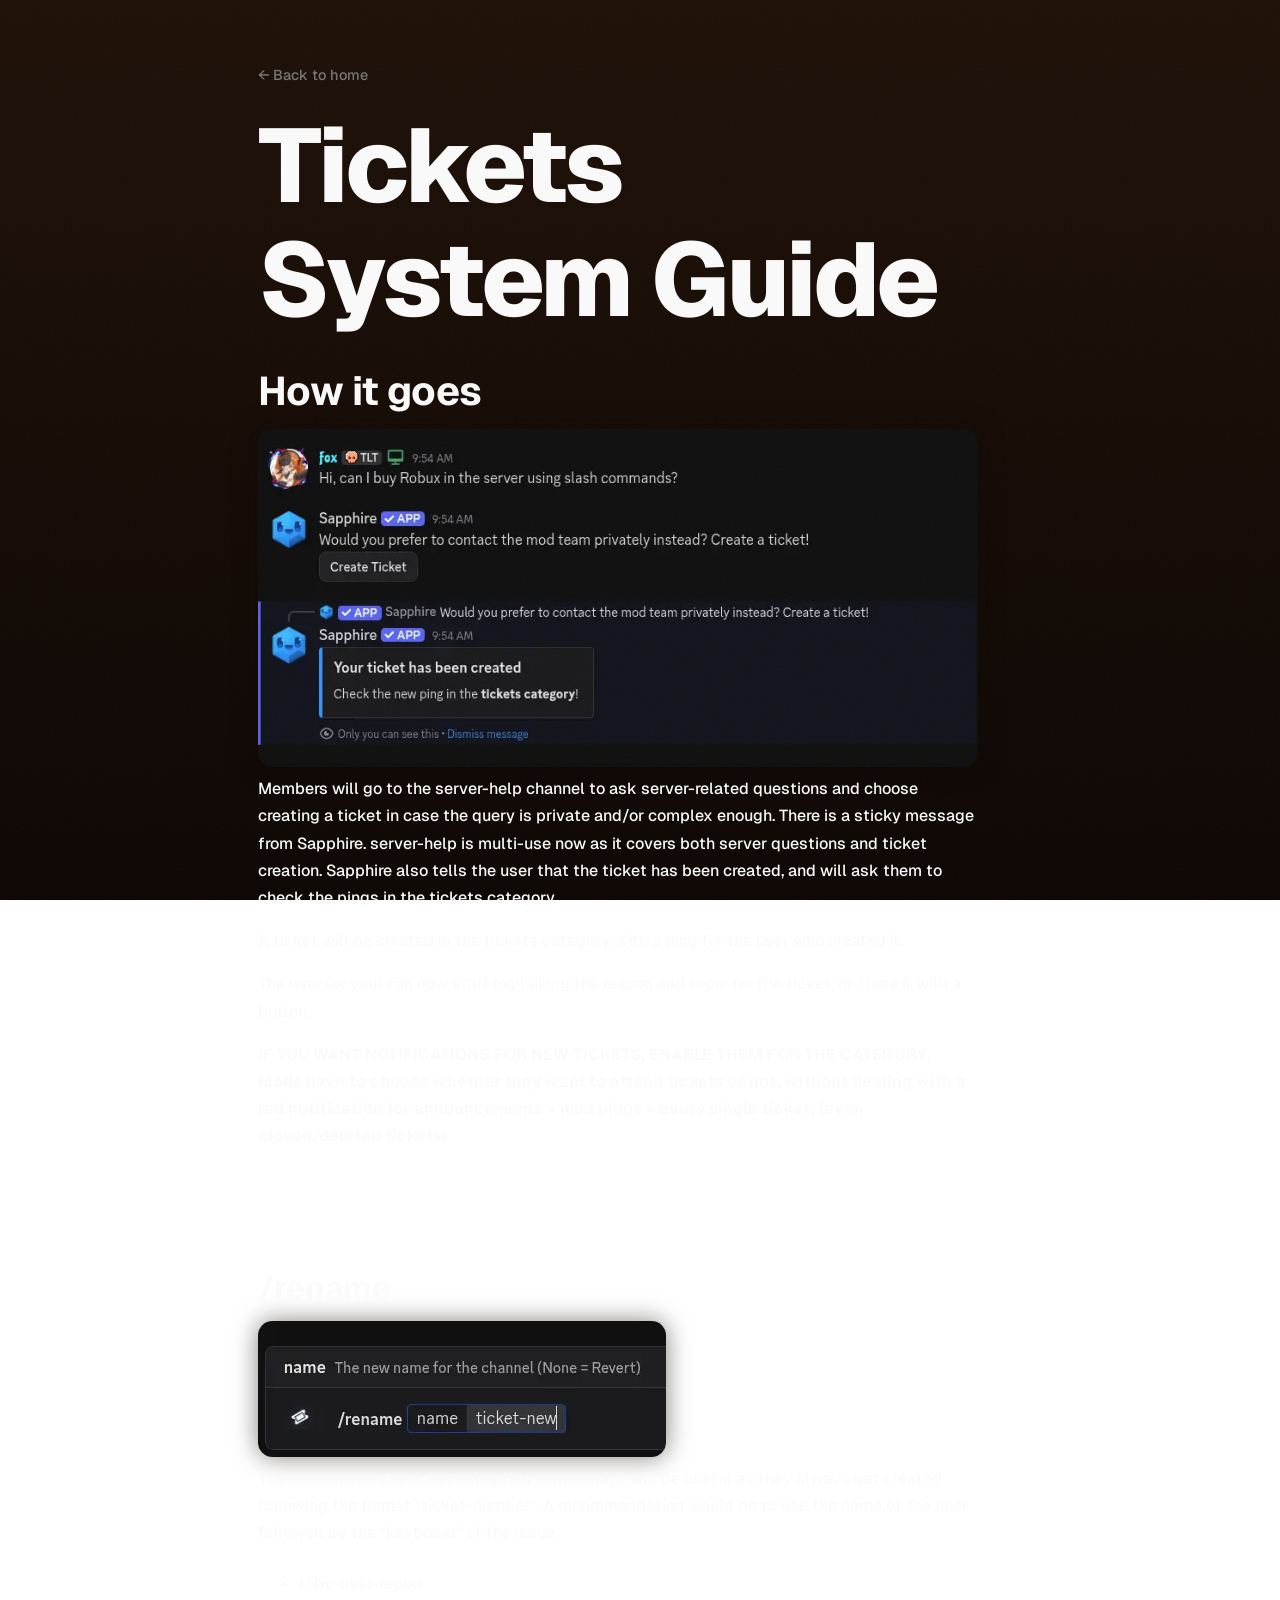
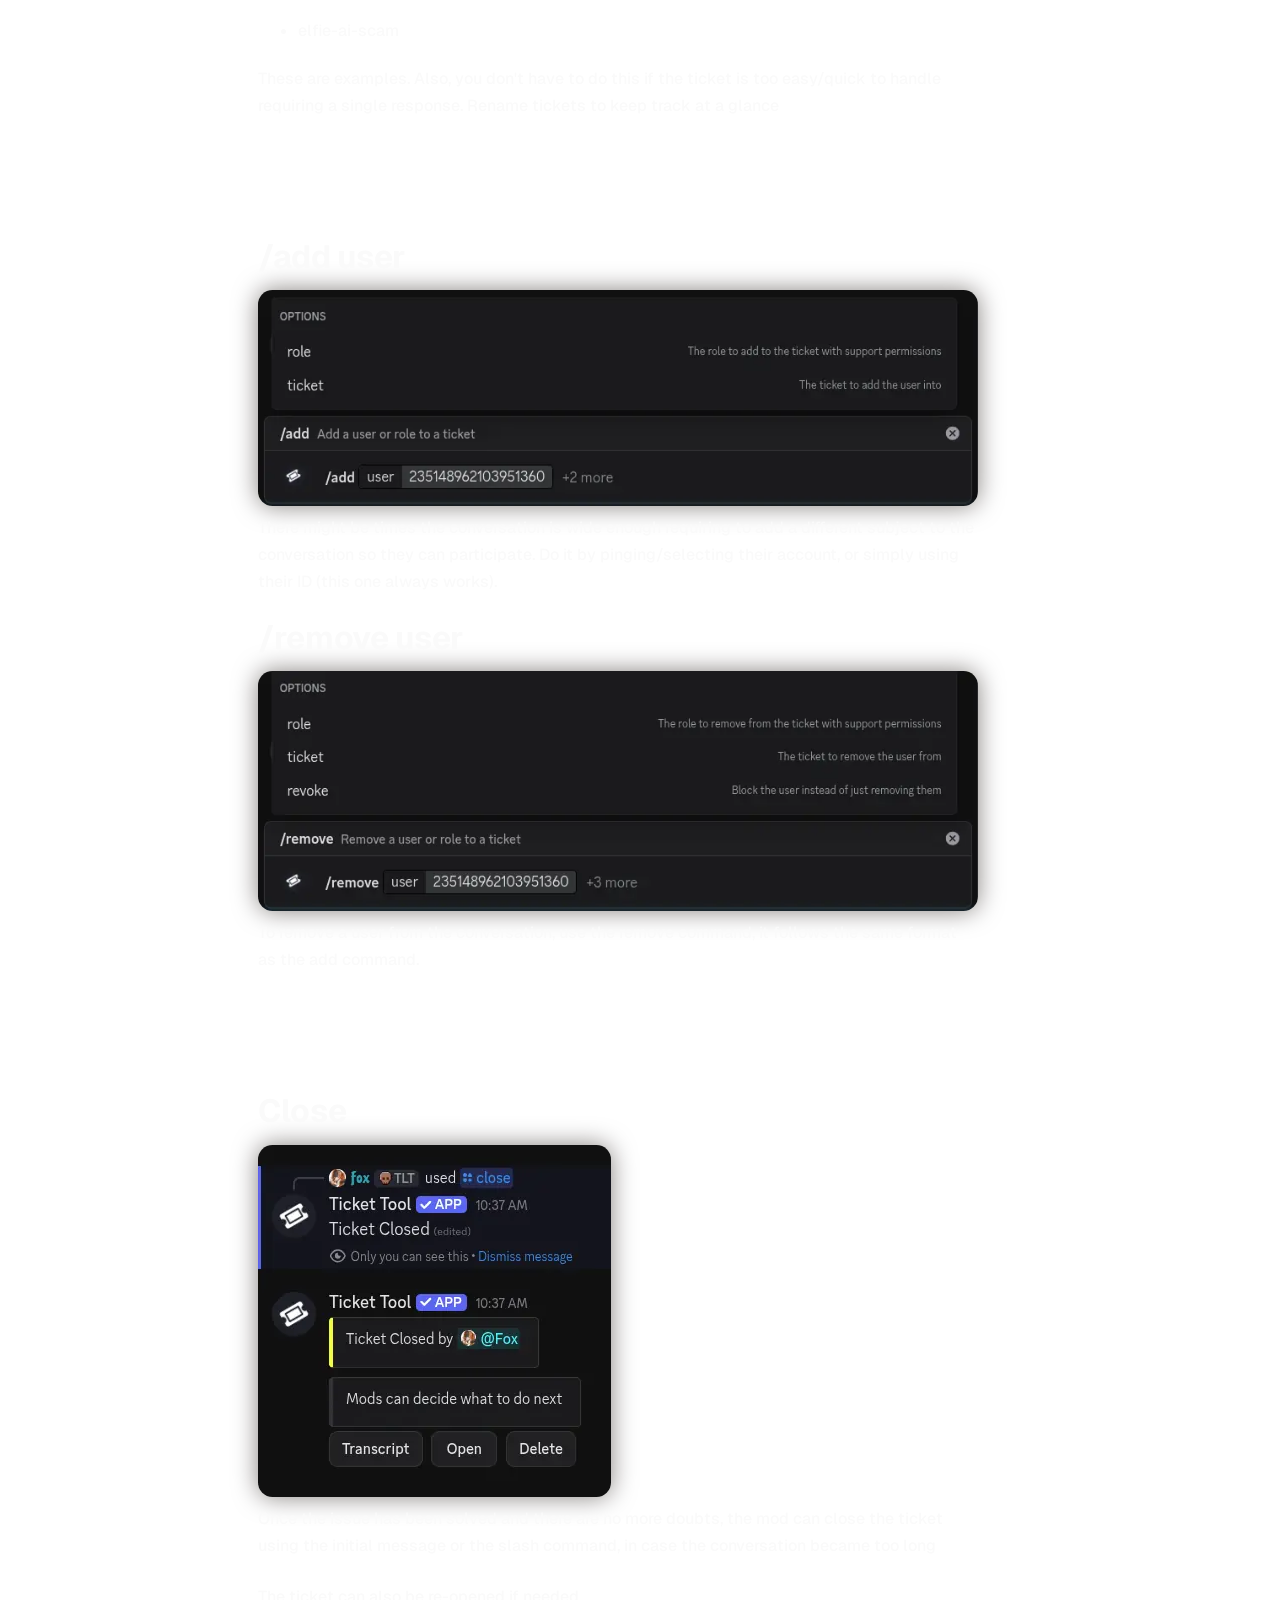
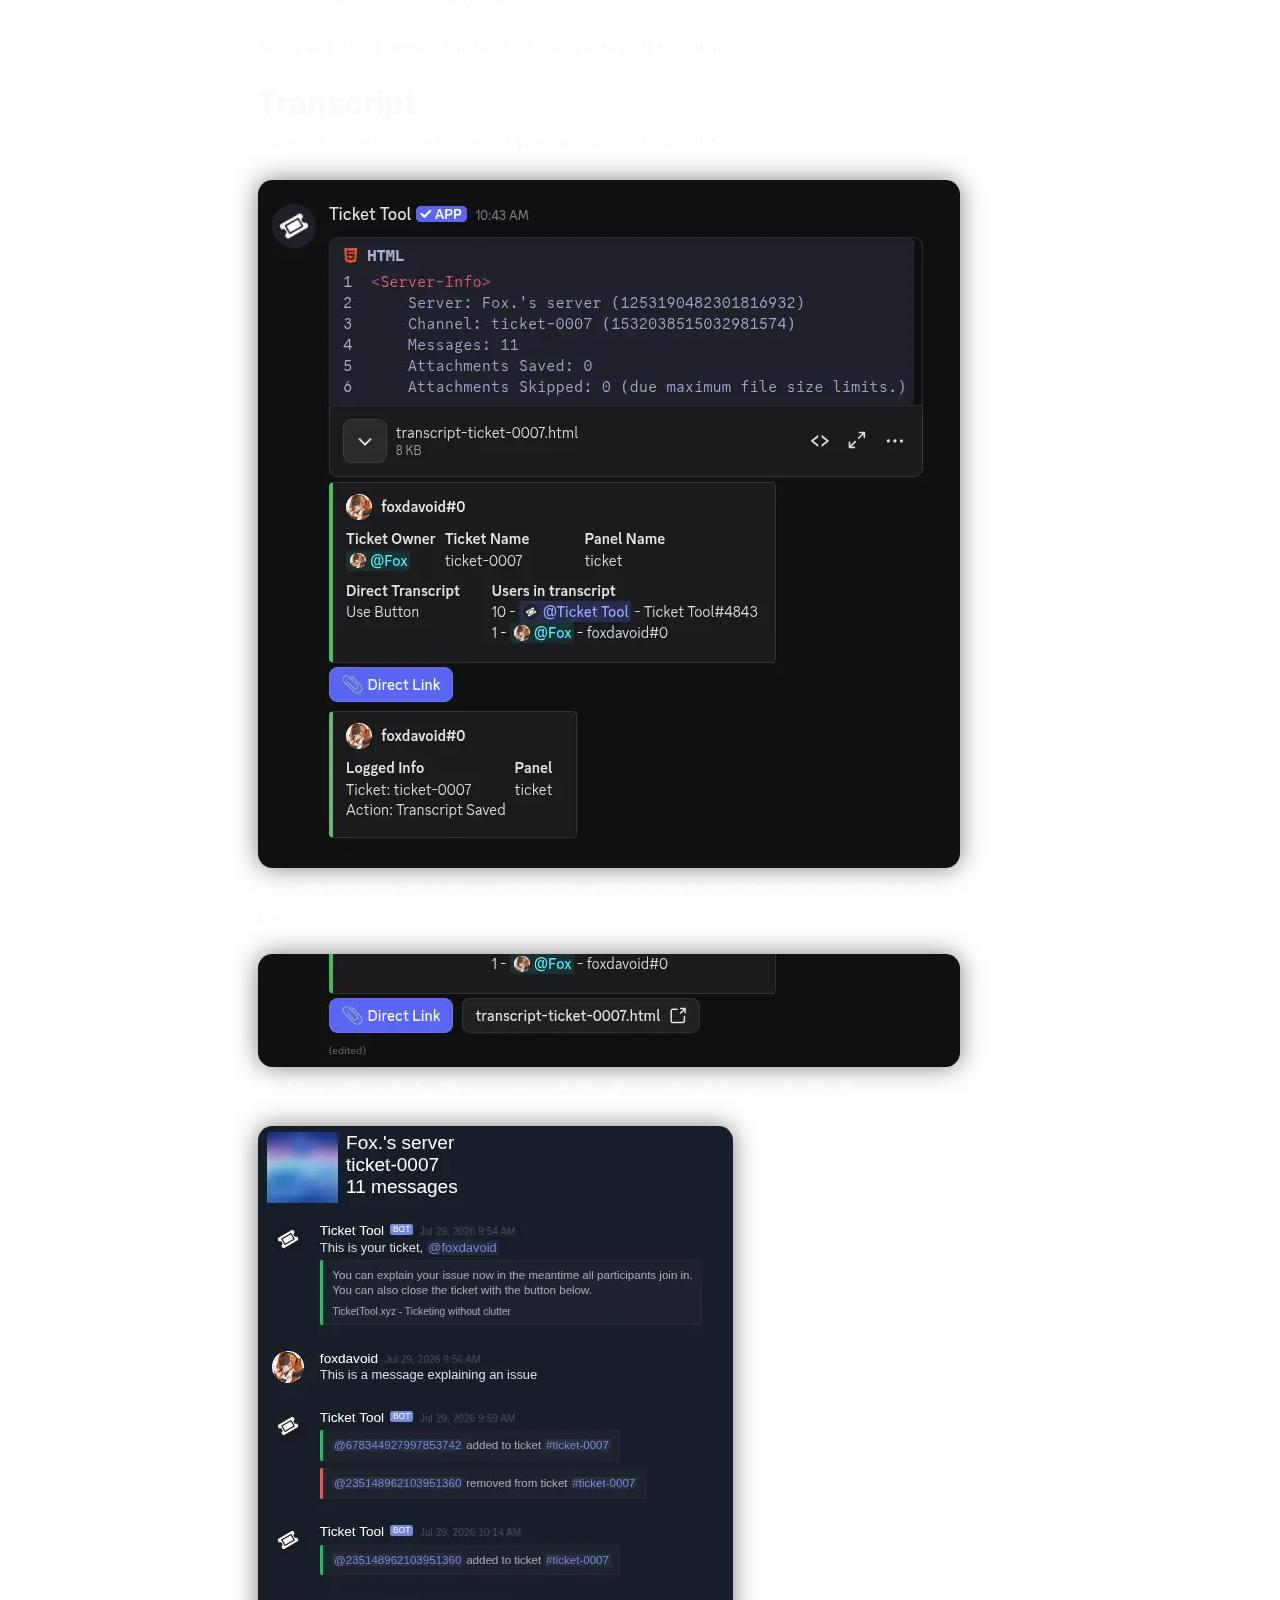
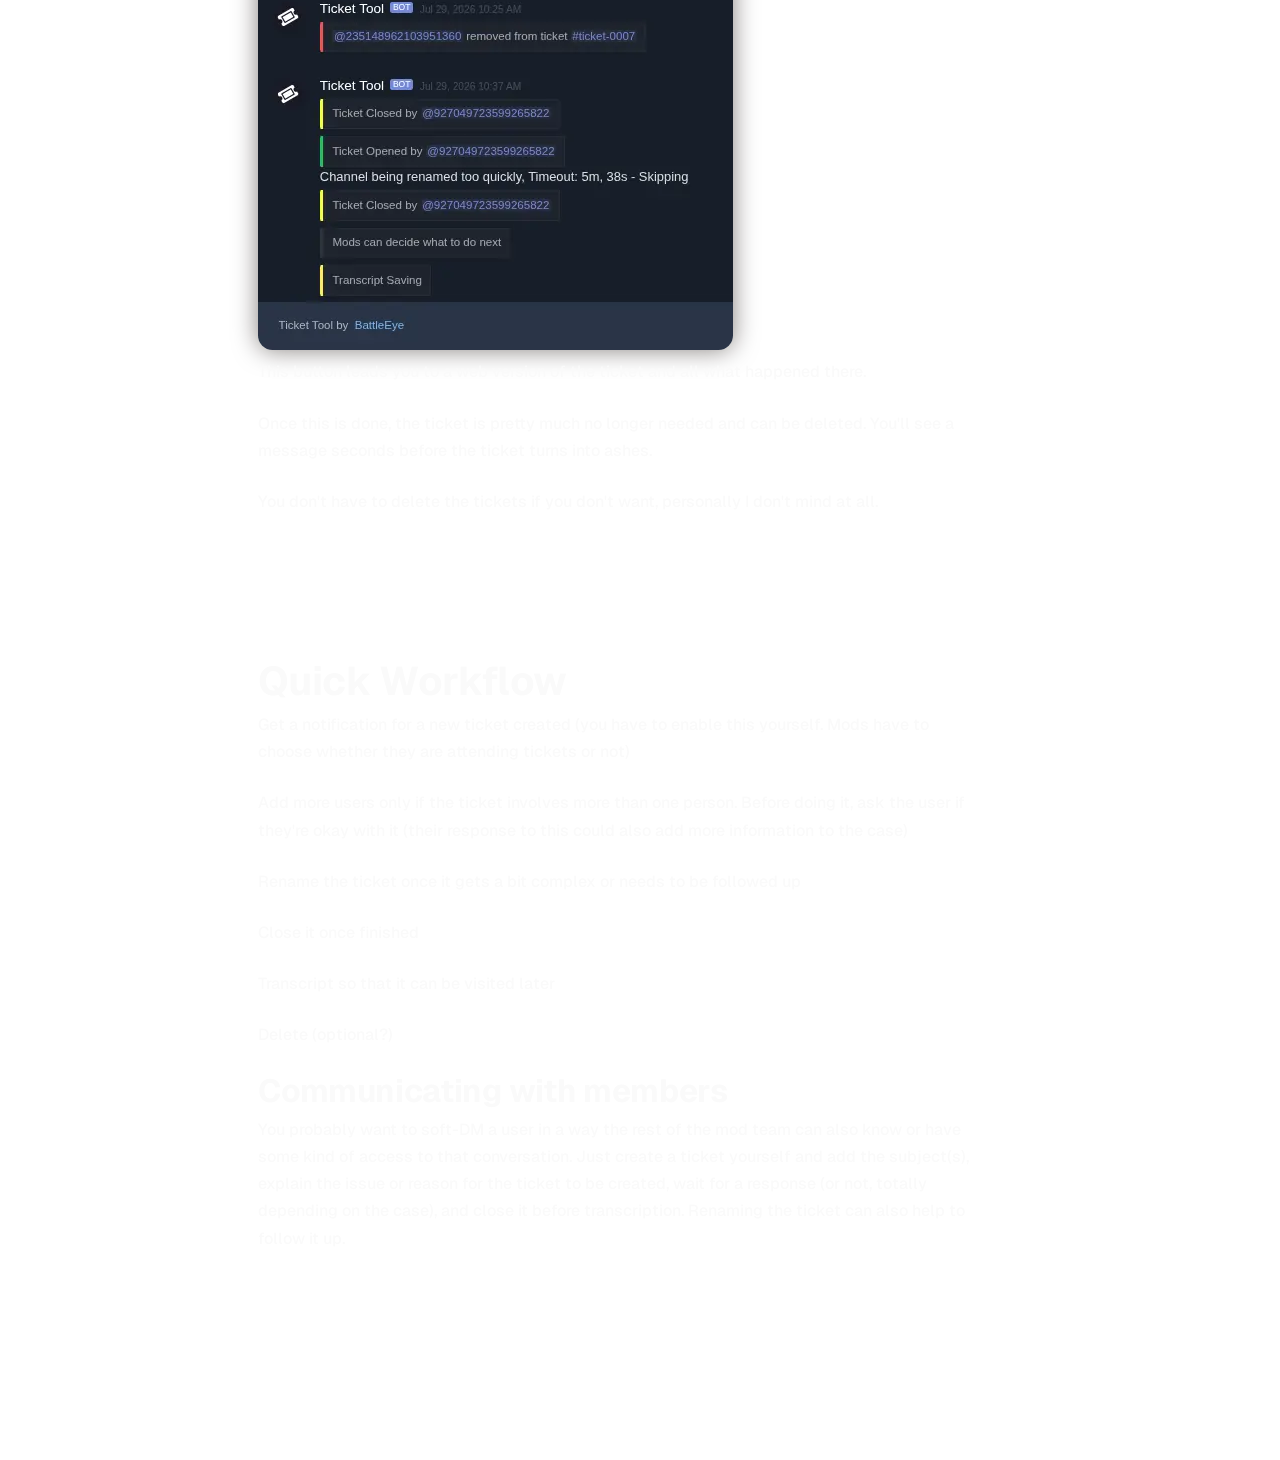
<file: tickets.html>
<!DOCTYPE html>
<html lang="en">
<head>
  <meta charset="UTF-8">
  <meta name="viewport" content="width=device-width, initial-scale=1.0">
  <meta http-equiv="X-UA-Compatible" content="IE=edge">
  <meta name="description" content="Ticket system walkthrough for The Living Tombstone Discord server">
  <meta name="author" content="Fox David">
  <meta name="title" content="Tickets System Guide">
  <meta name="theme-color" content="#0A0A0A">
  <meta property="og:title" content="Tickets System Guide — TLT">
  <meta property="og:description" content="Ticket system walkthrough for The Living Tombstone Discord server">
  <meta property="og:image" content="https://tltmodguide.pages.dev/img/tickets_ss.webp">
  <meta property="og:url" content="https://tltmodguide.pages.dev/tickets">
  <meta property="og:type" content="website">
  <meta name="twitter:card" content="summary_large_image">
  <meta name="twitter:title" content="Tickets System Guide — TLT">
  <meta name="twitter:description" content="Ticket system walkthrough for The Living Tombstone Discord server">
  <meta name="twitter:image" content="https://tltmodguide.pages.dev/img/tickets_ss.webp">
  <link rel="icon" href="/img/tltmodguide.ico" type="image/x-icon">
  <title>Tickets System Guide for The Living Tombstone</title>

  <link rel="preconnect" href="https://fonts.googleapis.com">
  <link rel="preconnect" href="https://fonts.gstatic.com" crossorigin>

  <link href="https://fonts.googleapis.com/css2?family=Geist:wght@400;500;600;700;800&family=JetBrains+Mono:wght@700&display=swap" rel="stylesheet">

  <link rel="stylesheet" href="styles.css">

  <script>
    !function(t,e){var o,n,p,r;e.__SV||(window.posthog && window.posthog.__loaded)||(window.posthog=e,e._i=[],e.init=function(i,s,a){function g(t,e){var o=e.split(".");2==o.length&&(t=t[o[0]],e=o[1]),t[e]=function(){t.push([e].concat(Array.prototype.slice.call(arguments,0)))}}(p=t.createElement("script")).type="text/javascript",p.crossOrigin="anonymous",p.async=!0,p.src=s.api_host.replace(".i.posthog.com","-assets.i.posthog.com")+"/static/array.js",(r=t.getElementsByTagName("script")[0]).parentNode.insertBefore(p,r);var u=e;for(void 0!==a?u=e[a]=[]:a="posthog",u.people=u.people||[],u.toString=function(t){var e="posthog";return"posthog"!==a&&(e+="."+a),t||(e+=" (stub)"),e},u.people.toString=function(){return u.toString(1)+".people (stub)"},o="xi Si init Ni ji pr qi Ui $i capture calculateEventProperties Zi register register_once register_for_session unregister unregister_for_session Yi getFeatureFlag getFeatureFlagPayload getFeatureFlagResult isFeatureEnabled reloadFeatureFlags updateFlags updateEarlyAccessFeatureEnrollment getEarlyAccessFeatures on onFeatureFlags onSurveysLoaded onSessionId getSurveys getActiveMatchingSurveys renderSurvey displaySurvey cancelPendingSurvey canRenderSurvey canRenderSurveyAsync Ki identify setPersonProperties unsetPersonProperties group resetGroups setPersonPropertiesForFlags resetPersonPropertiesForFlags setGroupPropertiesForFlags resetGroupPropertiesForFlags reset setIdentity clearIdentity get_distinct_id getGroups get_session_id get_session_replay_url alias set_config startSessionRecording stopSessionRecording sessionRecordingStarted captureException addExceptionStep captureLog startExceptionAutocapture stopExceptionAutocapture loadToolbar get_property getSessionProperty Qi Wi createPersonProfile setInternalOrTestUser Ji Fi tn opt_in_capturing opt_out_capturing has_opted_in_capturing has_opted_out_capturing get_explicit_consent_status is_capturing clear_opt_in_out_capturing zi debug mr it getPageViewId captureTraceFeedback captureTraceMetric Ri".split(" "),n=0;n<o.length;n++)g(u,o[n]);e._i.push([i,s,a])},e.__SV=1)}(document,window.posthog||[]);
    posthog.init('phc_ax2JmmeTHsXPX5JzjlMrDEX9Uyc9433KzdNhfu6uyaM', {
      api_host: 'https://mph.foxdavoid.com', // your managed reverse proxy domain
      ui_host: 'https://us.posthog.com', // necessary because you're using a proxy, this way links will point back to PostHog properly
      defaults: '2026-05-30',
      person_profiles: 'always', // or 'always' to create profiles for anonymous users as well
    })
  </script>

  <script type="text/javascript">
    (function(c,l,a,r,i,t,y){
        c[a]=c[a]||function(){(c[a].q=c[a].q||[]).push(arguments)};
        t=l.createElement(r);t.async=1;t.src="https://www.clarity.ms/tag/"+i;
        y=l.getElementsByTagName(r)[0];y.parentNode.insertBefore(t,y);
    })(window, document, "clarity", "script", "vy1pnw41ge");
  </script>
</head>
<body>
  <a href="#main-content" class="skip-link">Skip to content</a>
  <div class="container" id="main-content">
    <a href="index.html" class="back-nav">&larr; Back to home</a>
    <h1>Tickets System Guide</h1>
    <h3 id="base-commands">How it goes</h3>
    <img src="/img/serverhelp.webp" alt="Server help channel" loading="lazy" decoding="async">
    <p>Members will go to the server-help channel to ask server-related questions and choose creating a ticket in case the query is private and/or complex enough. There is a sticky message from Sapphire. server-help is multi-use now as it covers both server questions and ticket creation. Sapphire also tells the user that the ticket has been created, and will ask them to check the pings in the tickets category.</p>
    <p>A ticket will be created in the tickets category, with a ping for the user who created it.</p>
    <p>The user (or you) can now start explaining the reason and topic for the ticket, or close it with a button.</p>
    <p><b>IF YOU WANT NOTIFICATIONS FOR NEW TICKETS, ENABLE THEM FOR THE CATEGORY. Mods have to choose whether they want to attend tickets or not, without dealing with a red notification for announcements + mod pings + every single ticket, (even closed/deleted tickets)</b></p>
    
    <div class="commands-section">
      <div class="group-of-commands">
        <div class="command">
          <h4>/rename</h4>
          <img src="/img/rename.webp" alt="Rename command" loading="lazy" decoding="async">
          <p>You can rename the ticket using this command, it will be useful as they always get created following the format "ticket-number". A recommendation would be to use the name of the user followed by the "keyboard" of the issue</p>
          <ul>
            <li>toby-user-report</li>
            <li>elfie-ai-scam</li>
          </ul>
          <p>These are examples. Also, you don't have to do this if the ticket is too easy/quick to handle requiring a single response. Rename tickets to keep track at a glance</p>
        </div>
    
        <div class="command">
          <h4>/add user</h4>
          <img src="/img/add.webp" alt="Add user command" loading="lazy" decoding="async">
          <p>There might be times the conversation is wide enough requiring to add a different subject to the conversation so they can participate. Do it by pinging/selecting their account, or simply using their ID (this one always works).</p>

          <h4>/remove user</h4>
          <img src="/img/remove.webp" alt="Remove user command" loading="lazy" decoding="async">
          <p>To remove a user from the conversation, use the remove command, it follows the same format as the add command.</p>
        </div>
    
        <div class="command">
          <h4>Close</h4>
          <img src="/img/close.webp" alt="Close ticket command result" loading="lazy" decoding="async">
          <p>Once the issue has been solved and there are no more doubts, the mod can close the ticket using the initial message or the slash command, in case the conversation became too long</p>
          <p>The ticket can also be re-opened if needed.</p>
          <p>Mods and ticket owners can both do these actions if they want.</p>
          <h4>Transcript</h4>
          <p>Once the issue is solved for good, you can click on transcript.</p>
          <img src="/img/transcription.webp" alt="Transcription button" loading="lazy" decoding="async">
          <p>This will generate a new message inside the ticket-logz channel. Don't mind the big chunk of text.</p>
          <img src="/img/webtranscriptgenerated.webp" alt="Web transcript generated" loading="lazy" decoding="async">
          <p>Clicking on Direct Link will create a new button "transcript-ticket-number.html"</p>
          <img src="/img/webtranscript.webp" alt="Web transcript" loading="lazy" decoding="async">
          <p>This button leads you to a web version of the ticket and all what happened there.</p>
          <p>Once this is done, the ticket is pretty much no longer needed and can be deleted. You'll see a message seconds before the ticket turns into ashes.</p>
          <p>You don't have to delete the tickets if you don't want, personally I don't mind at all.</p>
        </div>
      </div>
  
      <div class="group-of-commands">
        <div class="command">
          <h3>Quick Workflow</h3>
          <p>Get a notification for a new ticket created (you have to enable this yourself. Mods have to choose whether they are attending tickets or not)</p>
          <p>Add more users only if the ticket involves more than one person. Before doing it, ask the user if they're okay with it (their response to this could also add more information to the case)</p>
          <p>Rename the ticket once it gets a bit complex or needs to be followed up</p>
          <p>Close it once finished</p>
          <p>Transcript so that it can be visited later</p>
          <p>Delete (optional?)</p>
          
          <h4>Communicating with members</h4>
          <p>You probably want to soft-DM a user in a way the rest of the mod team can also know or have some kind of access to that conversation. Just create a ticket yourself and add the subject(s), explain the issue or reason for the ticket to be created, wait for a response (or not, totally depending on the case), and close it before transcription. Renaming the ticket can also help to follow it up.</p>
        </div>
      </div>
    </div>
  </div>
  </div>

  <script src="script.js"></script>
</body>
</html>
</file>
<file: styles.css>
*, *::before, *::after { box-sizing: border-box; margin: 0; padding: 0; }

:root {
  --bg-from:        #1F1108;
  --bg-to:          #0D0704;
  --text:           #FAFAFA;
  --muted:          #787878;
  --prefix:         #E7CFBE;
  --user-text:      #E8925C;
  --user-bg:        #3D2418;
  --time-col:       #c2e9d3;
  --code-bg:        rgba(40, 20, 10, 0.31);
  --code-border:    #3D1F0D;
  --pill-idle:      rgba(231, 207, 190, 0.10);
  --pill-hover:     rgba(231, 207, 190, 0.18);
  --pill-active:    rgba(235, 215, 201, 0.31);
  --font:           'Geist', -apple-system, BlinkMacSystemFont, 'Segoe UI', sans-serif;
  --font-code:      'JetBrains Mono', monospace;
  --pad:            clamp(1.25rem, 5vw, 4rem);
  --pill-rail:      2.75rem;
}
html { scroll-behavior: smooth; -webkit-text-size-adjust: 100%; }

body {
  font-family:        var(--font);
  color:              var(--text);
  background:         linear-gradient(var(--bg-from), var(--bg-to)) fixed;
  min-height:         100dvh;
  overflow-x:         hidden;
  padding:            var(--pad);
  padding-right:      calc(var(--pad) + var(--pill-rail));
}

h1, h2, h3, h4, h5, h6 { font-family: var(--font); line-height: 1.1; }

h1 { font-size: clamp(2.6rem, 11vw, 6.5rem); font-weight: 800; margin-bottom: clamp(1rem, 4vw, 2rem); }
h2 { font-size: clamp(1.8rem,  7vw, 4rem);   margin-bottom: clamp(0.5rem, 2vw, 1rem); }
h3 { font-size: clamp(1.4rem,  5vw, 2.5rem); margin-bottom: 0.5rem; }
h4 { font-size: clamp(1.1rem, 4.5vw, 2rem);  margin-bottom: 0.5rem; }
h5 { font-size: clamp(0.85rem, 2.5vw, 1.25rem); margin-bottom: 0.5rem; }
h6 { font-size: clamp(0.95rem, 2.5vw, 1.6rem); margin-top: 1rem; margin-bottom: 0.5rem; }

p {
  margin-top: 0.5rem;
  margin-bottom: 1rem;
  font-weight: 500;
  font-size: 1rem;
  line-height: 1.7;
}
.command p { margin-bottom: 1.5rem; }

ul { padding-left: clamp(1.25rem, 4vw, 2.5rem); }
li {
  margin-top: 0.75rem;
  margin-bottom: 1.25rem;
  font-size: 1rem;
  line-height: 1.7;
  font-weight: 500;
}

code {
  font-family: var(--font-code);
  font-weight: 700;
  font-size: 1rem;
}

.container { max-width: 720px; width: 100%; margin: 0 auto; }

img {
  display: block;
  max-width: 100%;
  height: auto;
  margin-top: 1rem;
  border-radius: clamp(0.45rem, 2vw, 0.9rem);
  box-shadow: 0 0 1.5rem rgba(15, 7, 3, 0.5);
}

.group-of-commands { margin-bottom: 9rem; }
.commands-section { margin-top: 7.5rem; }
.command { margin-top: 7.5rem; }

.example-structure {
  padding: 0.75rem 1rem;
  background-color: var(--code-bg);
  border: 1px solid var(--code-border);
  border-radius: 1rem;
  width: 100%;
  margin-bottom: 0.2rem;
  white-space: normal;
  word-wrap: break-word;
  overflow-wrap: break-word;
}

.example-prefix                     { color: var(--prefix); }
.example-user, .example-role,
.example-channel {
  color: var(--user-text);
  background-color: var(--user-bg);
  padding: 0.1rem 0.3rem;
  border-radius: 0.3rem;
}
.example-time                        { color: var(--time-col); }
.example-reason, .example-arguments  { color: var(--muted); }

.nav-pills {
  position:   fixed;
  right:      clamp(0.6rem, 2vw, 2rem);
  top:        50%;
  transform:  translateY(-50%);
  z-index:    1000;
  display:    flex;
  flex-direction: column;
  gap:        0.4rem;
}

.nav-pill {
  width:  8px;
  height: 8px;
  border-radius: 50%;
  background: var(--pill-idle);
  cursor: pointer;
  border: none;
  outline: none;
  transition: background 0.2s, transform 0.2s, height 0.2s, border-radius 0.2s;
}
.nav-pill:hover          { background: var(--pill-hover); transform: scale(1.35); }
.nav-pill:focus-visible  { outline: 2px solid var(--prefix); outline-offset: 3px; }
.nav-pill.active         { background: var(--pill-active); height: 22px; border-radius: 4px; transform: none; }

.guide-cards {
  display: flex;
  gap: 2rem;
  justify-content: center;
  margin-top: 3rem;
  flex-wrap: wrap;
}
.guide-card {
  position: relative;
  flex: 1 1 250px;
  max-width: 100vw;
  padding: 2rem;
  background: var(--code-bg);
  border: 1px solid var(--code-border);
  border-radius: 1rem;
  text-decoration: none;
  color: var(--text);
  transition: background 0.2s, border-color 0.2s, transform 0.2s;
  text-align: center;
}
.guide-card-badge {
  position: absolute;
  top: 0.75rem;
  right: 0.75rem;
  font-size: 1.25rem;
  font-weight: 600;
  letter-spacing: 0.05em;
  background: var(--prefix);
  color: #0a0a0a;
  padding: 0.4rem 0.9rem;
  border-radius: 0.8rem;
  line-height: 1;
}
.guide-card:hover {
  background: rgba(40, 20, 10, 0.5);
  border-color: var(--prefix);
  transform: translateY(-4px);
}
.guide-card h2 {
  margin-bottom: 0.5rem;
}

@media (max-width: 600px) {
  body {
    padding-right: var(--pad);
    padding-bottom: 5rem;
  }

  .nav-pills {
    right:          50%;
    top:            auto;
    bottom:         0.85rem;
    transform:      translateX(50%);
    flex-direction: row;
    gap:            0.55rem;
    background:     rgba(30, 15, 8, 0.80);
    backdrop-filter: blur(14px);
    -webkit-backdrop-filter: blur(14px);
    border:         1px solid rgba(255,255,255,0.07);
    border-radius:  2rem;
    padding:        0.65rem 1.1rem;
  }

  .nav-pill.active { height: 8px; width: 22px; border-radius: 4px; }
}

@media (prefers-reduced-motion: reduce) {
  html          { scroll-behavior: auto; }
  .nav-pill     { transition: none; }
}

h1 { letter-spacing: -0.03em; }
h2 { letter-spacing: -0.02em; }
h3 { letter-spacing: -0.015em; }
h4 { letter-spacing: -0.01em; }
h1, h2, h3 { text-wrap: balance; }

.guide-card:active { transform: scale(0.97); }
.nav-pill:active { transform: scale(0.85); }

.skip-link {
  position: fixed;
  top: -100%;
  left: 1rem;
  z-index: 10000;
  padding: 0.5rem 1rem;
  background: var(--prefix);
  color: #0a0a0a;
  border-radius: 0.5rem;
  font-weight: 600;
  text-decoration: none;
  transition: top 0.2s;
}
.skip-link:focus { top: 1rem; }

.back-nav {
  display: inline-flex;
  align-items: center;
  gap: 0.4rem;
  margin-bottom: 1.5rem;
  color: var(--muted);
  text-decoration: none;
  font-size: 0.9rem;
  font-weight: 500;
  transition: color 0.2s;
}
.back-nav:hover { color: var(--prefix); }

body::after {
  content: '';
  position: fixed;
  inset: 0;
  z-index: 9999;
  pointer-events: none;
  opacity: .03;
  background: url("data:image/svg+xml,%3Csvg xmlns='http://www.w3.org/2000/svg' width='200' height='200'%3E%3Cfilter id='n'%3E%3CfeTurbulence type='fractalNoise' baseFrequency='.65' numOctaves='3' stitchTiles='stitch'/%3E%3C/filter%3E%3Crect width='200' height='200' filter='url(%23n)'/%3E%3C/svg%3E");
}
</file>
